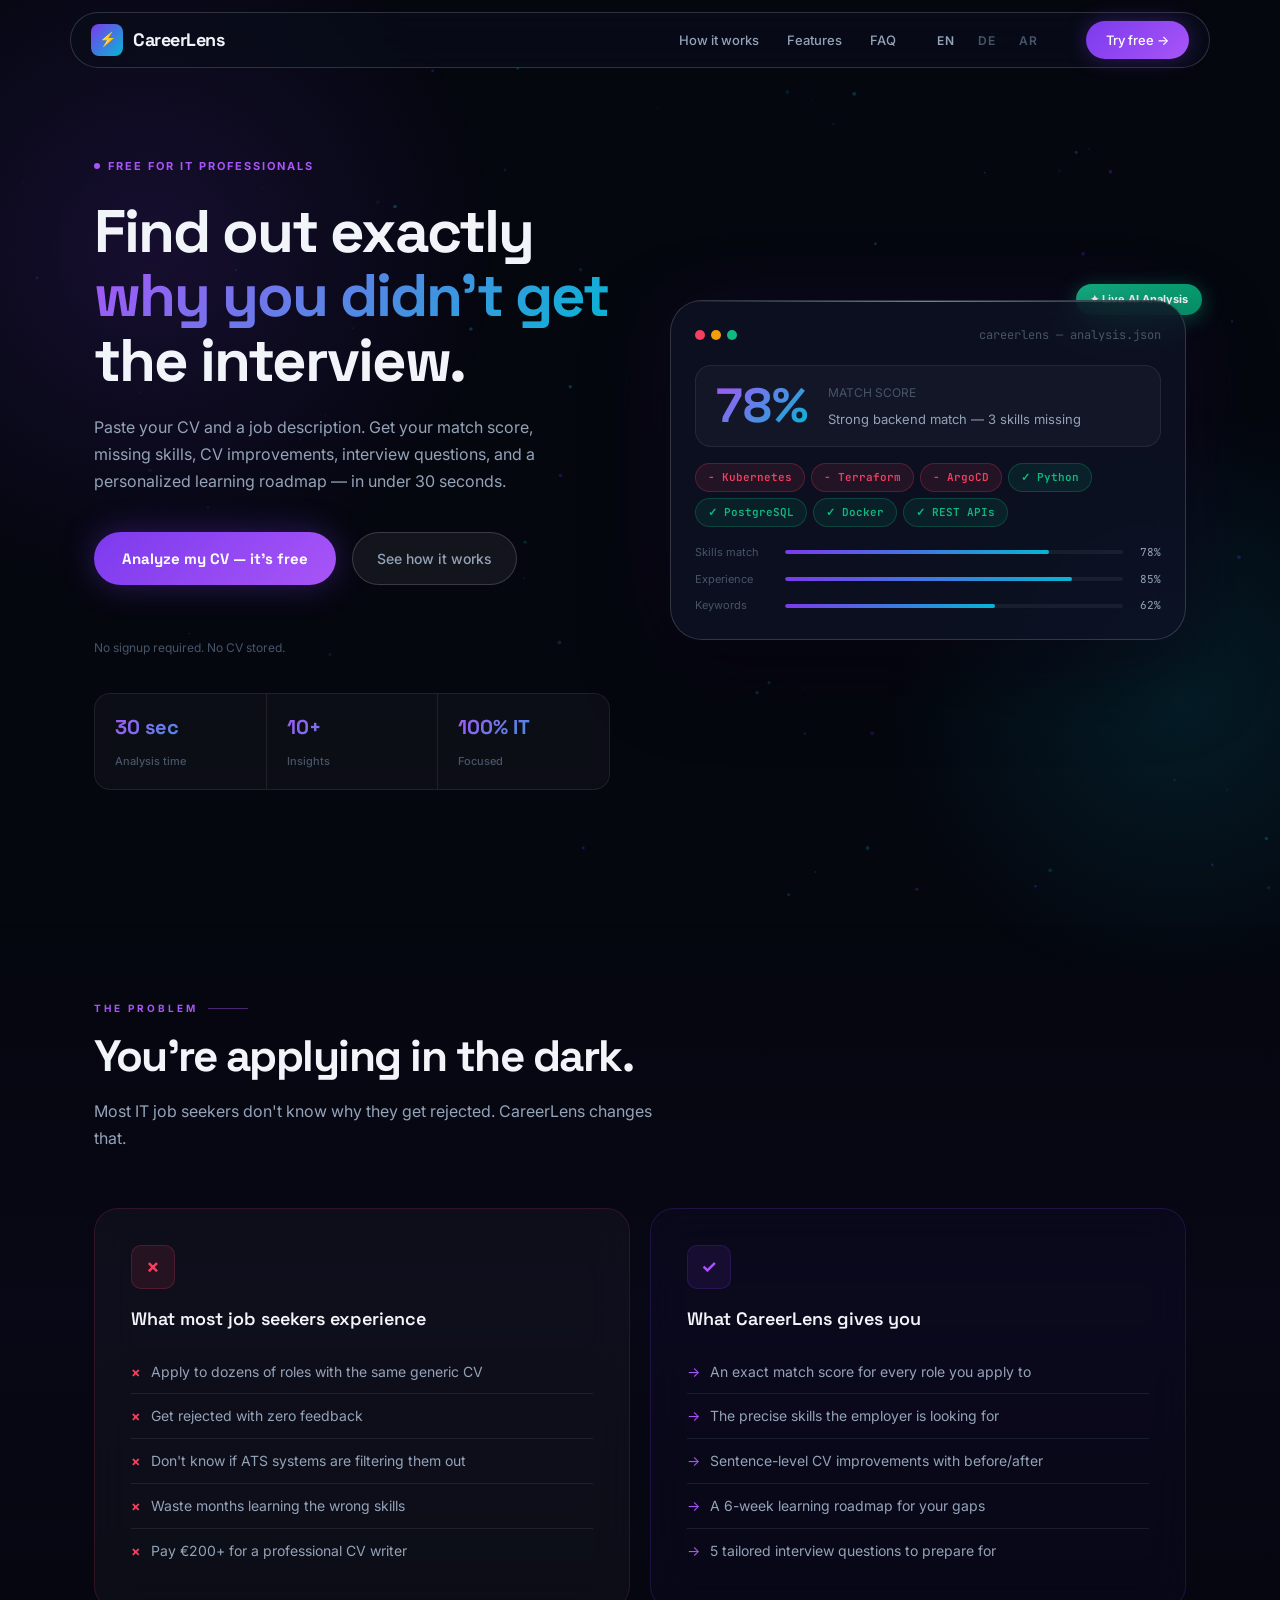
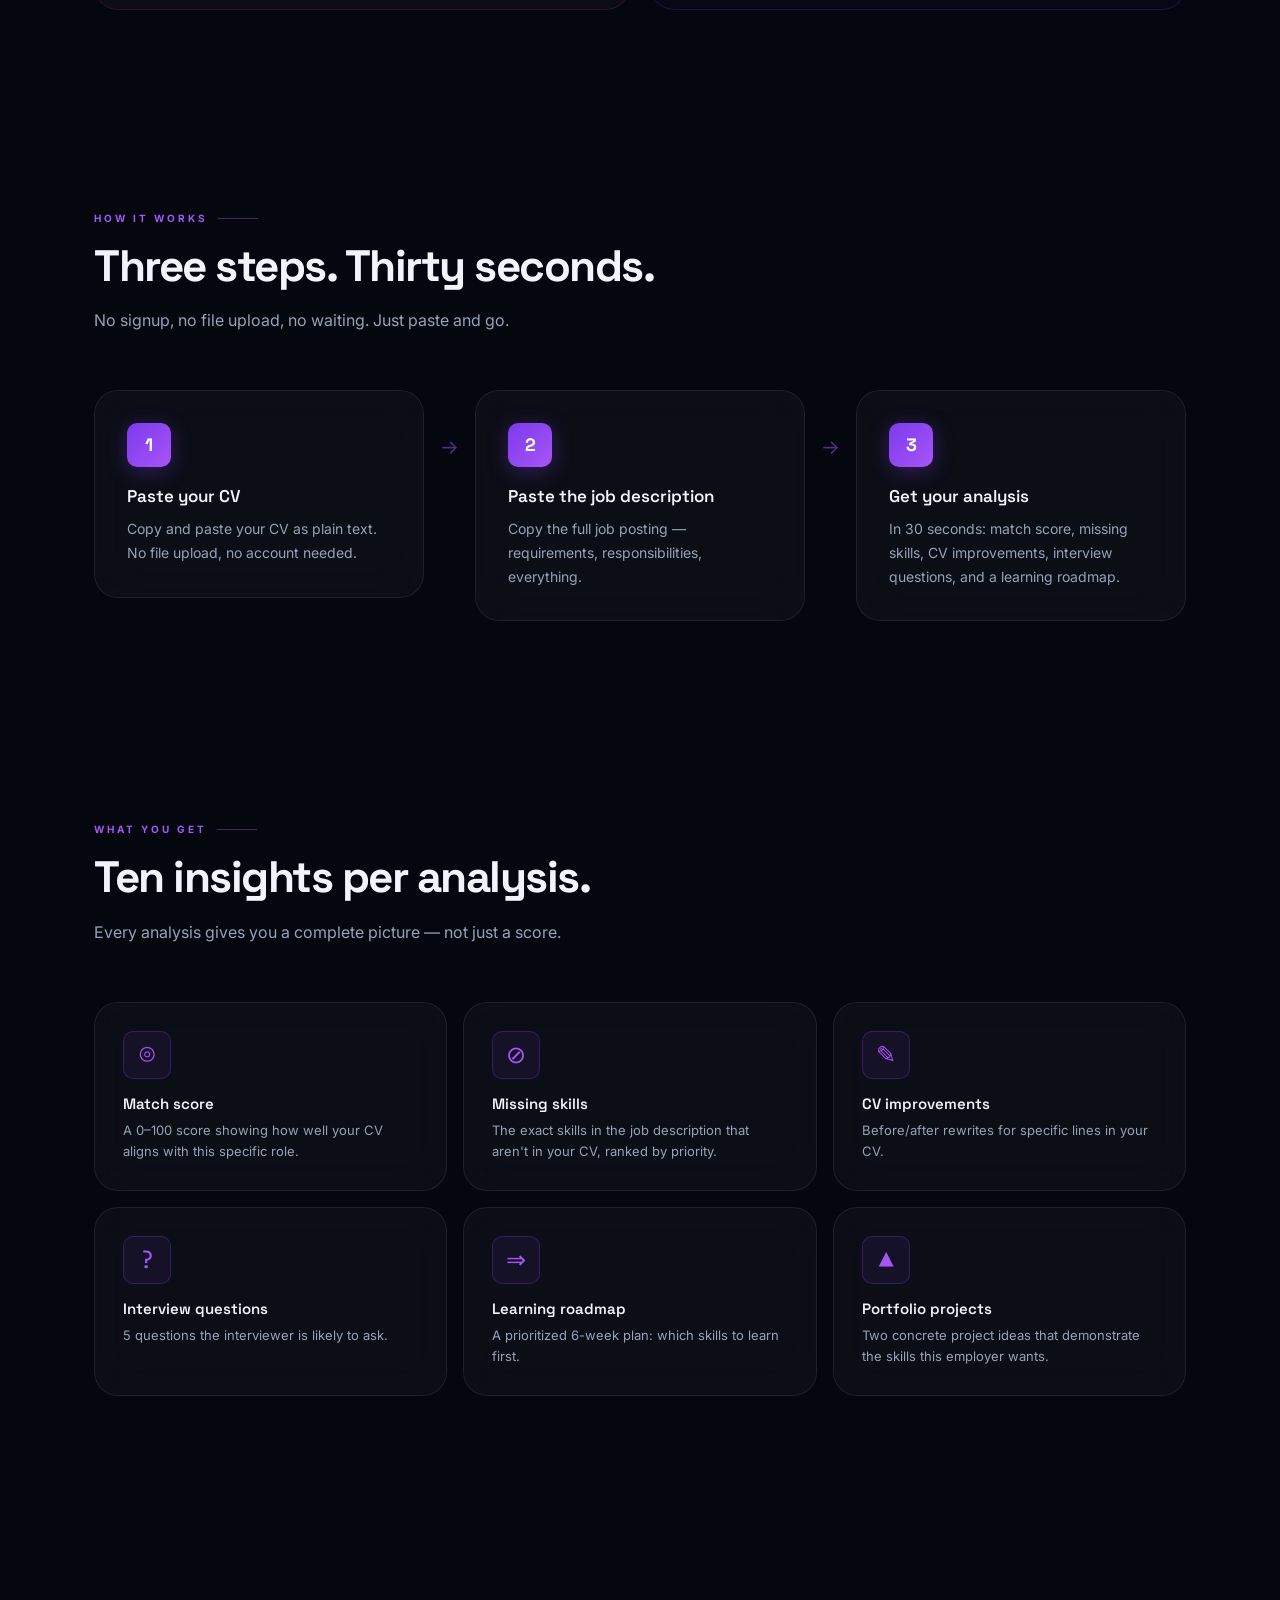
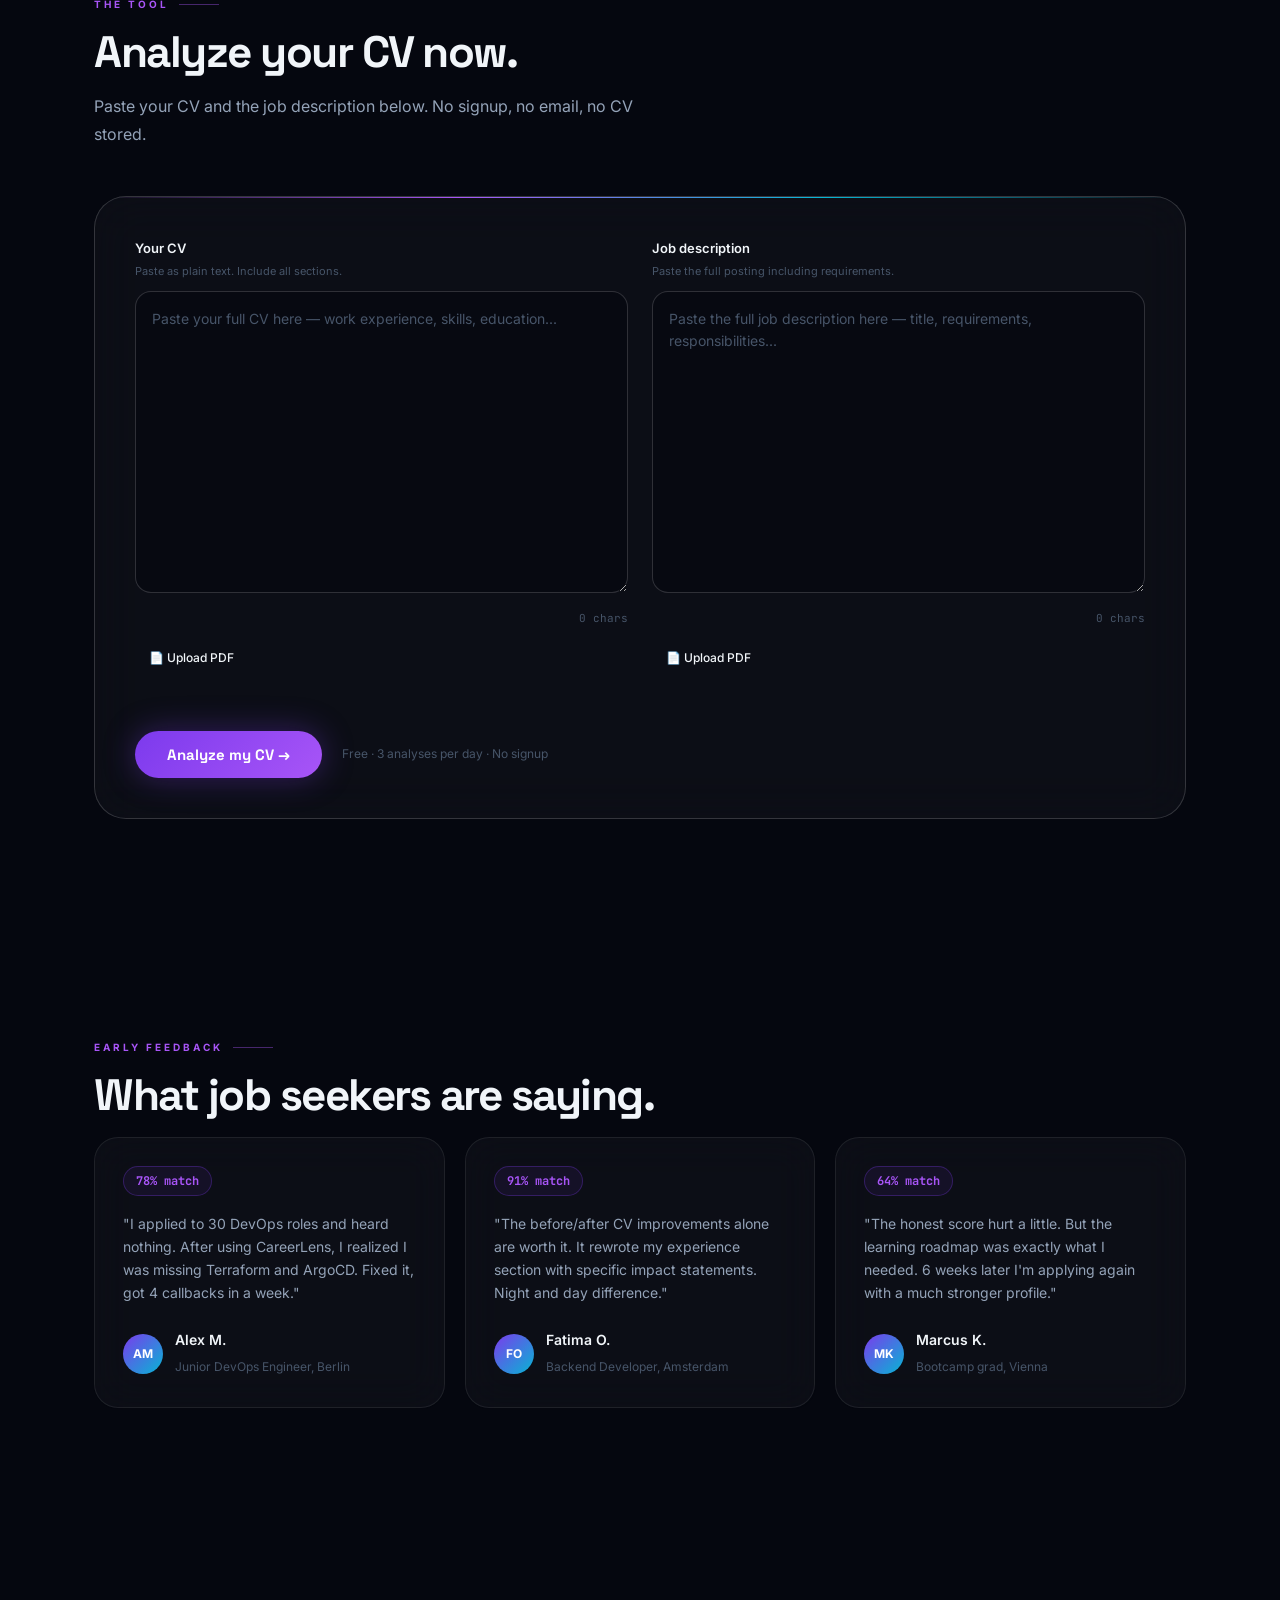
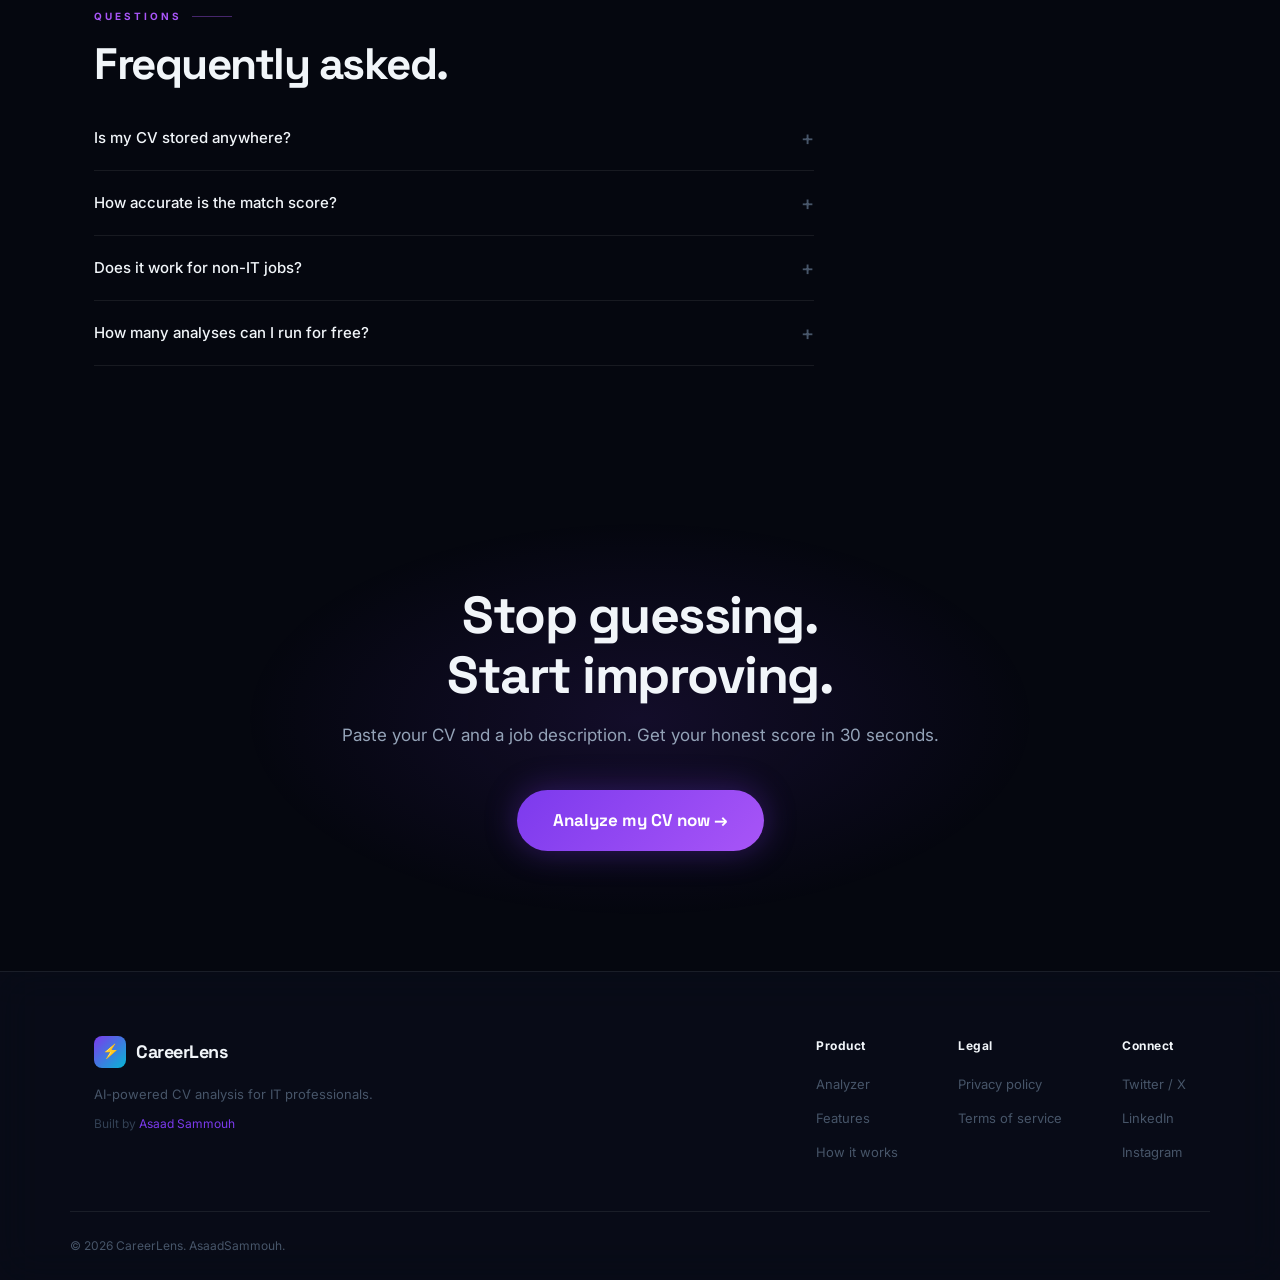
<file: index.html>
<!DOCTYPE html>
<html lang="en">
<head>
<meta charset="UTF-8" />
<meta name="viewport" content="width=device-width, initial-scale=1.0" />
<title>CareerLens — AI CV Analyzer for IT Professionals</title>
<meta name="description" content="Paste your CV and a job description. Get your match score, missing skills, CV improvements, interview questions, and a learning roadmap — in 30 seconds." />
<meta property="og:title" content="CareerLens — AI CV Analyzer for IT Professionals" />
<meta property="og:description" content="Find out exactly why you didn't get the interview. Free for IT job seekers." />
<link rel="preconnect" href="https://fonts.googleapis.com" />
<link rel="preconnect" href="https://fonts.gstatic.com" crossorigin />
<link href="https://fonts.googleapis.com/css2?family=Inter:wght@400;500;600&family=Space+Grotesk:wght@500;600;700&family=JetBrains+Mono:wght@400;600&display=swap" rel="stylesheet" />
<link rel="stylesheet" href="style.css" />
<link rel="stylesheet" href="lang-style.css" />
</head>
<body>

<!-- Particle canvas -->
<canvas id="particle-canvas"></canvas>

<!-- SVG gradient for score ring -->
<svg width="0" height="0" style="position:absolute">
<defs>
<linearGradient id="scoreGrad" x1="0%" y1="0%" x2="100%" y2="0%">
<stop offset="0%" stop-color="#7c3aed"/>
<stop offset="100%" stop-color="#06b6d4"/>
</linearGradient>
</defs>
</svg>

<!-- NAV -->
<header class="nav">
<div class="nav-inner-wrap">
<a href="/" class="logo">
<div class="logo-icon">⚡</div>
CareerLens
</a>
<nav class="nav-links">
<a href="#how-it-works" data-i18n="nav_how">How it works</a>
<a href="#features" data-i18n="nav_features">Features</a>
<a href="#faq" data-i18n="nav_faq">FAQ</a>
<div class="lang-switcher">
<button class="lang-btn active" data-lang="en">EN</button>
<button class="lang-btn" data-lang="de">DE</button>
<button class="lang-btn" data-lang="ar">AR</button>
</div>
<a href="#analyzer" class="btn-nav" data-i18n="nav_try">Try free →</a>
</nav>
<button class="nav-hamburger" id="hamburger" aria-label="Menu">
<span></span><span></span><span></span>
</button>
</div>
</header>

<!-- HERO -->
<section class="hero">
<div class="container">
<div class="hero-content">
<div class="hero-left">
<div class="hero-eyebrow" data-i18n="hero_eyebrow">Free for IT professionals</div>
<h1 class="hero-headline">
<span data-i18n="hero_h1_1">Find out exactly</span><br/>
<span class="gradient-text" data-i18n="hero_h1_2">why you didn't get</span><br/>
<span data-i18n="hero_h1_3">the interview.</span>
</h1>
<p class="hero-sub" data-i18n="hero_sub">Paste your CV and a job description. Get your match score, missing skills, CV improvements, interview questions, and a personalized learning roadmap — in under 30 seconds.</p>
<div class="hero-cta">
<a href="#analyzer" class="btn-primary" data-i18n="hero_btn">Analyze my CV — it's free</a>
<a href="#how-it-works" class="btn-ghost" data-i18n="hero_how">See how it works</a>
</div>
<span class="hero-note" data-i18n="hero_note">No signup required. No CV stored.</span>
<div class="hero-stats" style="margin-top:32px;">
<div class="stat">
<strong data-i18n="stat1_val">30 sec</strong>
<span data-i18n="stat1_label">Analysis time</span>
</div>
<div class="stat">
<strong data-i18n="stat2_val">10+</strong>
<span data-i18n="stat2_label">Insights</span>
</div>
<div class="stat">
<strong data-i18n="stat3_val">100% IT</strong>
<span data-i18n="stat3_label">Focused</span>
</div>
</div>
</div>

<!-- Dashboard Visual -->
<div class="hero-visual">
<div class="floating-badge" data-i18n="badge_live">✦ Live AI Analysis</div>
<div class="hero-dashboard">
<div class="dashboard-header">
<div class="dashboard-dots">
<span></span><span></span><span></span>
</div>
<div class="dashboard-title">careerlens — analysis.json</div>
</div>

<div class="score-display">
<div class="score-big">78%</div>
<div>
<div class="score-label" data-i18n="score_title">MATCH SCORE</div>
<div class="score-sub" data-i18n="dashboard_sub">Strong backend match — 3 skills missing</div>
</div>
</div>

<div class="skill-pills">
<span class="skill-pill pill-missing">− Kubernetes</span>
<span class="skill-pill pill-missing">− Terraform</span>
<span class="skill-pill pill-missing">− ArgoCD</span>
<span class="skill-pill pill-match">✓ Python</span>
<span class="skill-pill pill-match">✓ PostgreSQL</span>
<span class="skill-pill pill-match">✓ Docker</span>
<span class="skill-pill pill-match">✓ REST APIs</span>
</div>

<div class="mini-bars">
<div class="mini-bar-row">
<span class="mini-bar-label">Skills match</span>
<div class="mini-bar-track"><div class="mini-bar-fill" style="width:78%"></div></div>
<span class="mini-bar-val">78%</span>
</div>
<div class="mini-bar-row">
<span class="mini-bar-label">Experience</span>
<div class="mini-bar-track"><div class="mini-bar-fill" style="width:85%"></div></div>
<span class="mini-bar-val">85%</span>
</div>
<div class="mini-bar-row">
<span class="mini-bar-label">Keywords</span>
<div class="mini-bar-track"><div class="mini-bar-fill" style="width:62%"></div></div>
<span class="mini-bar-val">62%</span>
</div>
</div>
</div>
</div>
</div>
</div>
</section>

<!-- PROBLEM & SOLUTION -->
<section class="problem-solution" id="features">
<div class="container">
<div class="section-label" data-i18n="problem_label">The problem</div>
<h2 class="section-headline" data-i18n="problem_h2">You're applying in the dark.</h2>
<p class="section-sub" data-i18n="problem_sub">Most IT job seekers don't know why they get rejected. CareerLens changes that.</p>
<div class="ps-grid">
<div class="ps-card ps-problem">
<div class="ps-icon">✗</div>
<h3 data-i18n="problem_title">What most job seekers experience</h3>
<ul>
<li data-i18n="problem_1">Apply to dozens of roles with the same generic CV</li>
<li data-i18n="problem_2">Get rejected with zero feedback</li>
<li data-i18n="problem_3">Don't know if ATS systems are filtering them out</li>
<li data-i18n="problem_4">Waste months learning the wrong skills</li>
<li data-i18n="problem_5">Pay €200+ for a professional CV writer</li>
</ul>
</div>
<div class="ps-card ps-solution">
<div class="ps-icon">✓</div>
<h3 data-i18n="solution_title">What CareerLens gives you</h3>
<ul>
<li data-i18n="solution_1">An exact match score for every role you apply to</li>
<li data-i18n="solution_2">The precise skills the employer is looking for</li>
<li data-i18n="solution_3">Sentence-level CV improvements with before/after</li>
<li data-i18n="solution_4">A 6-week learning roadmap for your gaps</li>
<li data-i18n="solution_5">5 tailored interview questions to prepare for</li>
</ul>
</div>
</div>
</div>
</section>

<!-- HOW IT WORKS -->
<section class="how-it-works" id="how-it-works">
<div class="container">
<div class="section-label" data-i18n="howitworks_label">How it works</div>
<h2 class="section-headline" data-i18n="howitworks_h2">Three steps. Thirty seconds.</h2>
<p class="section-sub" data-i18n="howitworks_sub">No signup, no file upload, no waiting. Just paste and go.</p>
<div class="steps-grid">
<div class="step">
<div class="step-num">1</div>
<h3 data-i18n="step1_h">Paste your CV</h3>
<p data-i18n="step1_p">Copy and paste your CV as plain text. No file upload, no account needed. Your data stays in your browser.</p>
</div>
<div class="step-arrow">→</div>
<div class="step">
<div class="step-num">2</div>
<h3 data-i18n="step2_h">Paste the job description</h3>
<p data-i18n="step2_p">Copy the full job posting — requirements, responsibilities, everything. The more you paste, the better the analysis.</p>
</div>
<div class="step-arrow">→</div>
<div class="step">
<div class="step-num">3</div>
<h3 data-i18n="step3_h">Get your analysis</h3>
<p data-i18n="step3_p">In 30 seconds: match score, missing skills, CV improvements, interview questions, and a learning roadmap.</p>
</div>
</div>
</div>
</section>

<!-- FEATURES -->
<section class="features-deep">
<div class="container">
<div class="section-label" data-i18n="features_label">What you get</div>
<h2 class="section-headline" data-i18n="features_h2">Ten insights per analysis.</h2>
<p class="section-sub" data-i18n="features_sub">Every analysis gives you a complete picture — not just a score.</p>
<div class="features-grid">
<div class="feature-card">
<div class="feature-icon">◎</div>
<h3 data-i18n="f1_h">Match score</h3>
<p data-i18n="f1_p">A 0–100 score showing how well your CV aligns with this specific role — with a plain explanation of why.</p>
</div>
<div class="feature-card">
<div class="feature-icon">⊘</div>
<h3 data-i18n="f2_h">Missing skills</h3>
<p data-i18n="f2_p">The exact skills in the job description that aren't in your CV, ranked by priority.</p>
</div>
<div class="feature-card">
<div class="feature-icon">✎</div>
<h3 data-i18n="f3_h">CV improvements</h3>
<p data-i18n="f3_p">Before/after rewrites for specific lines in your CV, with the reason each change improves your chances.</p>
</div>
<div class="feature-card">
<div class="feature-icon">?</div>
<h3 data-i18n="f4_h">Interview questions</h3>
<p data-i18n="f4_p">5 questions the interviewer is likely to ask, based on the job description and your CV gaps.</p>
</div>
<div class="feature-card">
<div class="feature-icon">⇒</div>
<h3 data-i18n="f5_h">Learning roadmap</h3>
<p data-i18n="f5_p">A prioritized 6-week plan: which skills to learn first, with specific resources for each one.</p>
</div>
<div class="feature-card">
<div class="feature-icon">▲</div>
<h3 data-i18n="f6_h">Portfolio projects</h3>
<p data-i18n="f6_p">Two concrete project ideas that demonstrate exactly the skills this employer is looking for.</p>
</div>
</div>
</div>
</section>

<!-- ANALYZER -->
<section class="analyzer-section" id="analyzer">
<div class="container">
<div class="section-label" data-i18n="analyzer_label">The tool</div>
<h2 class="section-headline" data-i18n="analyzer_h2">Analyze your CV now.</h2>
<p class="analyzer-intro" data-i18n="analyzer_intro">Paste your CV and the job description below. No signup, no email, no CV stored.</p>

<div class="analyzer-box">
<div class="analyzer-inputs">
<div class="input-group">
<label for="cv-input" class="input-label">
<span data-i18n="cv_label">Your CV</span>
<span class="input-hint" data-i18n="cv_hint">Paste as plain text. Include all sections.</span>
</label>
<textarea id="cv-input" class="analyzer-textarea" data-i18n="cv_placeholder" placeholder="Paste your full CV here..." rows="12"></textarea>
<div style="display:flex;justify-content:space-between;align-items:center;margin-top:6px;">
<span></span>
<div class="char-count" id="cv-count">0 chars</div>
</div>
</div>
<div class="input-group">
<label for="jd-input" class="input-label">
<span data-i18n="jd_label">Job description</span>
<span class="input-hint" data-i18n="jd_hint">Paste the full posting including requirements.</span>
</label>
<textarea id="jd-input" class="analyzer-textarea" data-i18n="jd_placeholder" placeholder="Paste the full job description here..." rows="12"></textarea>
<div style="display:flex;justify-content:space-between;align-items:center;margin-top:6px;">
<span></span>
<div class="char-count" id="jd-count">0 chars</div>
</div>
</div>
</div>

<div class="analyzer-actions">
<button class="btn-analyze" id="analyze-btn">
<span class="btn-analyze-text" data-i18n="analyze_btn">Analyze my CV →</span>
<span class="btn-analyze-loading" hidden>
<span class="spinner"></span> <span data-i18n="analyzing">Analyzing...</span>
</span>
</button>
<p class="free-note" data-i18n="free_note">Free · 3 analyses per day · No signup</p>
</div>

<div class="results-section" id="results" hidden>
<div class="result-score-card" id="score-card">
<div class="score-ring">
<svg viewBox="0 0 100 100" class="score-svg">
<circle cx="50" cy="50" r="42" class="score-bg-circle"/>
<circle cx="50" cy="50" r="42" class="score-fill-circle" id="score-circle"/>
</svg>
<div class="score-number" id="score-number">—</div>
</div>
<div class="score-meta">
<h3 class="score-title" data-i18n="score_title">Match score</h3>
<p class="score-explanation" id="score-explanation"></p>
</div>
</div>

<div class="result-tabs">
<button class="result-tab active" data-tab="skills" data-i18n="tab_skills">Missing skills</button>
<button class="result-tab" data-tab="improvements" data-i18n="tab_improvements">CV improvements</button>
<button class="result-tab" data-tab="questions" data-i18n="tab_questions">Interview questions</button>
<button class="result-tab" data-tab="roadmap" data-i18n="tab_roadmap">Learning roadmap</button>
<button class="result-tab" data-tab="projects" data-i18n="tab_projects">Portfolio ideas</button>
</div>

<div class="result-panel" id="tab-skills"></div>
<div class="result-panel" id="tab-improvements" hidden></div>
<div class="result-panel" id="tab-questions" hidden></div>
<div class="result-panel" id="tab-roadmap" hidden></div>
<div class="result-panel" id="tab-projects" hidden></div>

<div class="result-actions">
<button class="btn-secondary" id="share-btn" data-i18n="share_btn">Share your score</button>
<button class="btn-secondary" id="new-analysis-btn" data-i18n="new_btn">New analysis</button>
</div>
</div>

<div class="error-section" id="error-section" hidden>
<p class="error-text" id="error-text"></p>
</div>
</div>
</div>
</section>

<!-- TESTIMONIALS -->
<section class="testimonials">
<div class="container">
<div class="section-label" data-i18n="testimonials_label">Early feedback</div>
<h2 class="section-headline" data-i18n="testimonials_h2">What job seekers are saying.</h2>
<div class="testimonials-grid">
<div class="testimonial-card">
<div class="testimonial-score">78% match</div>
<p data-i18n="t1_text">"I applied to 30 DevOps roles and heard nothing. After using CareerLens, I realized I was missing Terraform and ArgoCD. Fixed it, got 4 callbacks in a week."</p>
<div class="testimonial-author">
<div class="testimonial-avatar">AM</div>
<div><strong>Alex M.</strong><span>Junior DevOps Engineer, Berlin</span></div>
</div>
</div>
<div class="testimonial-card">
<div class="testimonial-score">91% match</div>
<p data-i18n="t2_text">"The before/after CV improvements alone are worth it. It rewrote my experience section with specific impact statements. Night and day difference."</p>
<div class="testimonial-author">
<div class="testimonial-avatar">FO</div>
<div><strong>Fatima O.</strong><span>Backend Developer, Amsterdam</span></div>
</div>
</div>
<div class="testimonial-card">
<div class="testimonial-score">64% match</div>
<p data-i18n="t3_text">"The honest score hurt a little. But the learning roadmap was exactly what I needed. 6 weeks later I'm applying again with a much stronger profile."</p>
<div class="testimonial-author">
<div class="testimonial-avatar">MK</div>
<div><strong>Marcus K.</strong><span>Bootcamp grad, Vienna</span></div>
</div>
</div>
</div>
</div>
</section>

<!-- FAQ -->
<section class="faq-section" id="faq">
<div class="container">
<div class="section-label" data-i18n="faq_label">Questions</div>
<h2 class="section-headline" data-i18n="faq_h2">Frequently asked.</h2>
<div class="faq-list">
<div class="faq-item">
<button class="faq-question" data-i18n="faq1_q">Is my CV stored anywhere?</button>
<div class="faq-answer" data-i18n="faq1_a">No. Your CV and job description are sent directly to the AI for analysis and are never stored on our servers.</div>
</div>
<div class="faq-item">
<button class="faq-question" data-i18n="faq2_q">How accurate is the match score?</button>
<div class="faq-answer" data-i18n="faq2_a">The score reflects how well your CV language matches the job description's requirements. Use it as a guide, not a verdict.</div>
</div>
<div class="faq-item">
<button class="faq-question" data-i18n="faq3_q">Does it work for non-IT jobs?</button>
<div class="faq-answer" data-i18n="faq3_a">CareerLens is specifically designed for IT roles — software engineering, DevOps, data science, cloud, QA, and related fields.</div>
</div>
<div class="faq-item">
<button class="faq-question" data-i18n="faq4_q">How many analyses can I run for free?</button>
<div class="faq-answer" data-i18n="faq4_a">3 per day on the free plan. Upgrade to Pro for unlimited analyses.</div>
</div>
</div>
</div>
</section>

<!-- CTA -->
<section class="cta-section">
<div class="container">
<h2 class="cta-headline" data-i18n="cta_h2">Stop guessing.<br/>Start improving.</h2>
<p class="cta-sub" data-i18n="cta_sub">Paste your CV and a job description. Get your honest score in 30 seconds.</p>
<a href="#analyzer" class="btn-primary btn-large" data-i18n="cta_btn">Analyze my CV now →</a>
</div>
</section>

<!-- FOOTER -->
<footer class="footer">
<div class="container footer-inner">
<div class="footer-brand">
<a href="/" class="logo" style="margin-bottom:16px;display:inline-flex;">
<div class="logo-icon">⚡</div> CareerLens
</a>
<p data-i18n="footer_desc">AI-powered CV analysis for IT professionals.</p>
<p style="margin-top:8px;font-size:12px;color:#334155;">Built by <a href="https://www.instagram.com/asaadsammouh" target="_blank" style="color:#7c3aed;">Asaad Sammouh</a></p>
</div>
<div class="footer-links">
<div class="footer-col">
<strong data-i18n="footer_product">Product</strong>
<a href="#analyzer" data-i18n="footer_analyzer">Analyzer</a>
<a href="#features" data-i18n="nav_features">Features</a>
<a href="#how-it-works" data-i18n="nav_how">How it works</a>
</div>
<div class="footer-col">
<strong data-i18n="footer_legal">Legal</strong>
<a href="#" data-i18n="footer_privacy">Privacy policy</a>
<a href="#" data-i18n="footer_terms">Terms of service</a>
</div>
<div class="footer-col">
<strong data-i18n="footer_connect">Connect</strong>
<a href="https://x.com/AsaadSammouh" target="_blank">Twitter / X</a>
<a href="https://www.linkedin.com/in/asaad-sammouh-0ba9523b6" target="_blank">LinkedIn</a>
<a href="https://www.instagram.com/asaadsammouh" target="_blank">Instagram</a>
</div>
</div>
</div>
<div class="container footer-bottom">
<p data-i18n="footer_copy">© 2026 CareerLens. AsaadSammouh.</p>
</div>
</footer>

<script src="i18n.js"></script>
<script src="pdf-upload.js"></script>
<script src="subscription.js"></script>
<script src="script.js"></script>

<script>
// Particle background
(function() {
const canvas = document.getElementById('particle-canvas');
const ctx = canvas.getContext('2d');
let particles = [];

function resize() {
canvas.width = window.innerWidth;
canvas.height = window.innerHeight;
}

function createParticle() {
return {
x: Math.random() * canvas.width,
y: Math.random() * canvas.height,
vx: (Math.random() - 0.5) * 0.3,
vy: (Math.random() - 0.5) * 0.3,
size: Math.random() * 1.5 + 0.5,
opacity: Math.random() * 0.4 + 0.1,
color: Math.random() > 0.5 ? '124,58,237' : '6,182,212'
};
}

function init() {
resize();
particles = Array.from({length: 80}, createParticle);
}

function draw() {
ctx.clearRect(0, 0, canvas.width, canvas.height);
particles.forEach(p => {
p.x += p.vx;
p.y += p.vy;
if (p.x < 0) p.x = canvas.width;
if (p.x > canvas.width) p.x = 0;
if (p.y < 0) p.y = canvas.height;
if (p.y > canvas.height) p.y = 0;
ctx.beginPath();
ctx.arc(p.x, p.y, p.size, 0, Math.PI * 2);
ctx.fillStyle = `rgba(${p.color},${p.opacity})`;
ctx.fill();
});

// Draw connections
particles.forEach((p, i) => {
particles.slice(i+1).forEach(p2 => {
const d = Math.hypot(p.x-p2.x, p.y-p2.y);
if (d < 120) {
ctx.beginPath();
ctx.moveTo(p.x, p.y);
ctx.lineTo(p2.x, p2.y);
ctx.strokeStyle = `rgba(124,58,237,${0.06 * (1 - d/120)})`;
ctx.lineWidth = 0.5;
ctx.stroke();
}
});
});

requestAnimationFrame(draw);
}

window.addEventListener('resize', resize);
init();
draw();
})();
</script>
</body>
</html>
</file>
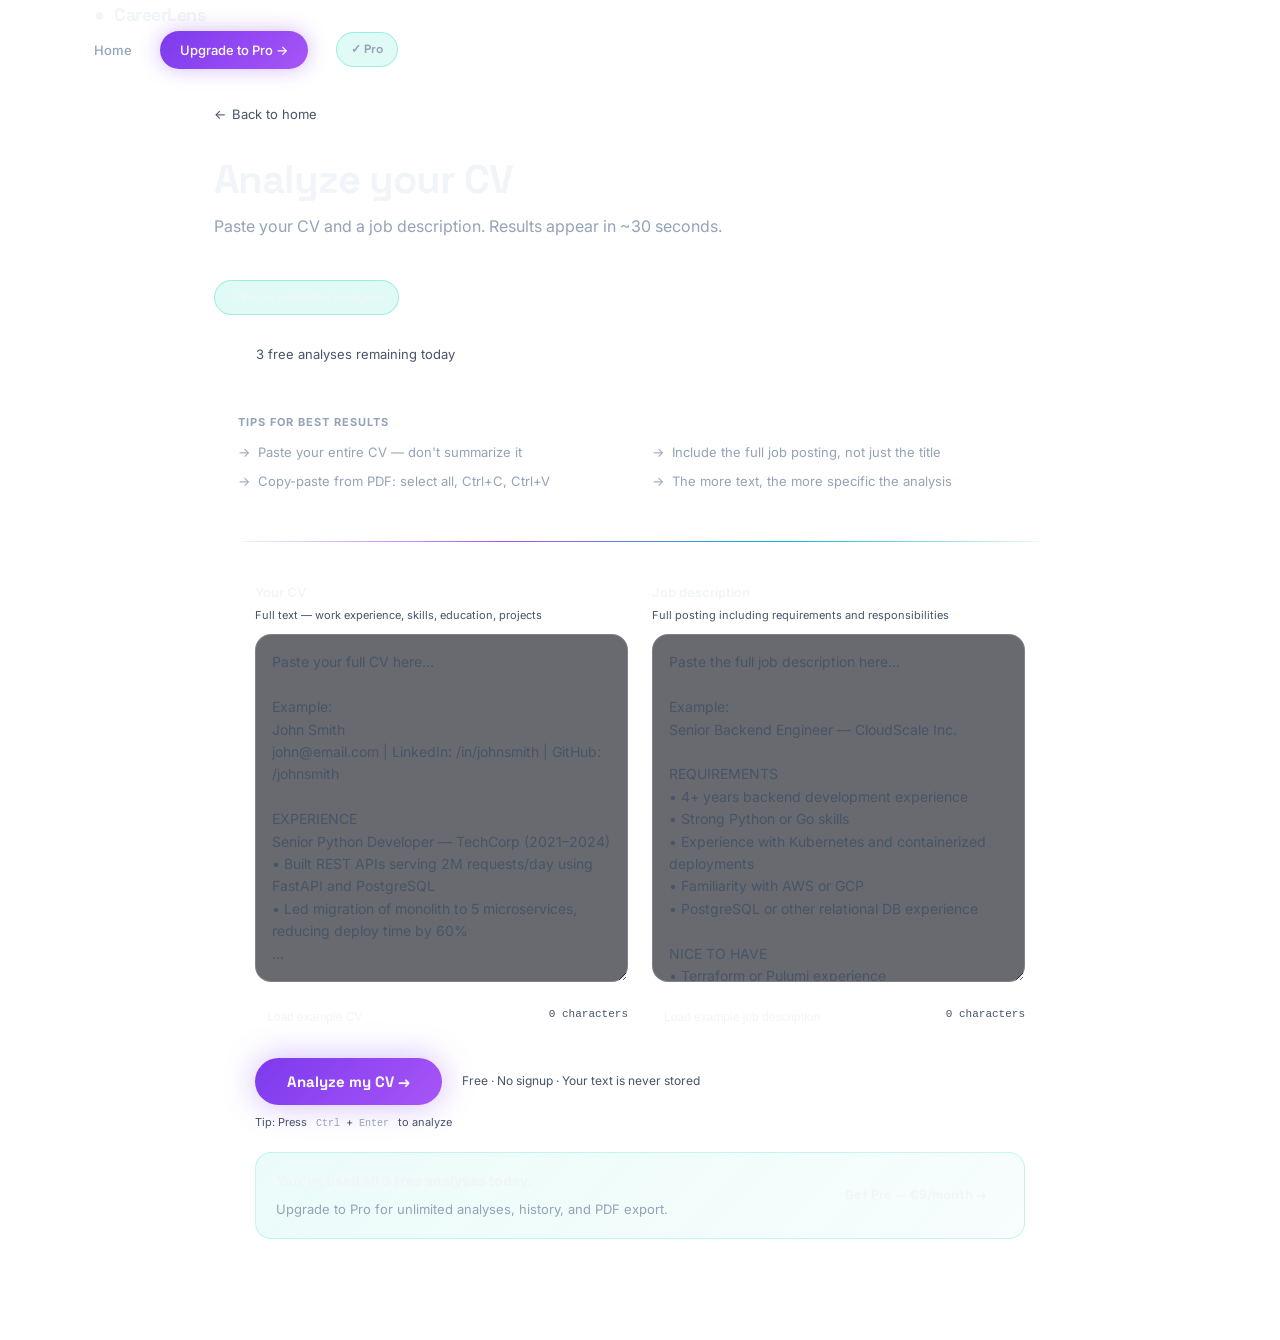
<file: analyzer.html>
<!DOCTYPE html>
<html lang="en">
<head>
<meta charset="UTF-8" />
<meta name="viewport" content="width=device-width, initial-scale=1.0" />
<title>CV Analyzer — CareerLens</title>
<meta name="description" content="Paste your CV and a job description to get your match score, skill gaps, and learning roadmap." />
<link rel="preconnect" href="https://fonts.googleapis.com" />
<link rel="preconnect" href="https://fonts.gstatic.com" crossorigin />
<link href="https://fonts.googleapis.com/css2?family=Inter:wght@400;500;600&family=Space+Grotesk:wght@500;600;700&display=swap" rel="stylesheet" />
<link rel="stylesheet" href="style.css" />
<style>
/* Page-specific overrides for the dedicated analyzer page */
body { background: var(--navy); }
.analyzer-page {
min-height: 100vh;
padding: 100px 0 60px;
}
.analyzer-page-header {
margin-bottom: 40px;
}
.analyzer-page-header h1 {
font-size: clamp(28px, 4vw, 40px);
font-weight: 700;
letter-spacing: -1px;
margin-bottom: 10px;
}
.analyzer-page-header p {
font-size: 16px;
color: var(--text-2);
}
.usage-indicator {
display: flex;
align-items: center;
gap: 8px;
margin-bottom: 28px;
font-size: 13px;
color: var(--text-3);
}
.usage-dots {
display: flex;
gap: 5px;
}
.usage-dot {
width: 8px;
height: 8px;
border-radius: 50%;
background: var(--navy-4);
border: 1px solid var(--border-2);
transition: background 0.3s ease;
}
.usage-dot.used { background: var(--teal); border-color: var(--teal); }
.usage-dot.empty { background: var(--navy-4); }
.tips-panel {
background: var(--navy-3);
border: 1px solid var(--border);
border-radius: var(--radius-md);
padding: 20px 24px;
margin-bottom: 28px;
font-size: 13px;
color: var(--text-2);
}
.tips-panel strong {
color: var(--teal);
font-size: 11px;
letter-spacing: 1px;
text-transform: uppercase;
display: block;
margin-bottom: 10px;
}
.tips-list {
display: grid;
grid-template-columns: 1fr 1fr;
gap: 6px 24px;
}
.tips-list li {
display: flex;
gap: 8px;
align-items: flex-start;
}
.tips-list li::before {
content: '→';
color: var(--teal);
flex-shrink: 0;
}
/* Larger textareas for the dedicated page */
.analyzer-page .analyzer-textarea {
min-height: 280px;
}
/* Keyboard shortcut hint */
.keyboard-hint {
font-size: 11px;
color: var(--text-3);
margin-top: 8px;
}
kbd {
background: var(--navy-4);
border: 1px solid var(--border-2);
border-radius: 4px;
padding: 2px 6px;
font-family: monospace;
font-size: 10px;
color: var(--text-2);
}
/* Back link */
.back-link {
display: inline-flex;
align-items: center;
gap: 6px;
font-size: 13px;
color: var(--text-3);
margin-bottom: 32px;
transition: color var(--transition);
}
.back-link:hover { color: var(--text-1); }
.back-link::before { content: '←'; }
/* Pro upsell banner */
.pro-banner {
display: flex;
align-items: center;
justify-content: space-between;
background: linear-gradient(135deg, rgba(0,212,180,0.08), rgba(0,212,180,0.03));
border: 1px solid rgba(0,212,180,0.2);
border-radius: var(--radius-md);
padding: 16px 20px;
margin-top: 20px;
gap: 16px;
flex-wrap: wrap;
}
.pro-banner-text strong {
display: block;
font-size: 14px;
color: var(--text-1);
margin-bottom: 2px;
}
.pro-banner-text span {
font-size: 13px;
color: var(--text-2);
}
.pro-banner-cta {
background: var(--teal);
color: var(--navy);
font-family: var(--font-display);
font-weight: 700;
font-size: 13px;
padding: 8px 18px;
border-radius: var(--radius-sm);
white-space: nowrap;
transition: background var(--transition);
text-decoration: none;
}
.pro-banner-cta:hover { background: var(--teal-dim); }
.pro-banner[hidden] { display: none; }
/* Pro active indicator */
.pro-active-pill {
display: inline-flex; align-items: center; gap: 6px;
background: rgba(0,212,180,0.12); color: var(--teal);
border: 1px solid rgba(0,212,180,0.3);
font-family: var(--font-display); font-weight: 700; font-size: 12px;
padding: 6px 14px; border-radius: 100px; margin-bottom: 28px;
}
/* History panel */
.history-section {
margin-top: 48px;
padding-top: 40px;
border-top: 1px solid var(--border);
}
.history-section h2 {
font-size: 16px;
font-weight: 600;
margin-bottom: 16px;
color: var(--text-2);
}
.history-list {
display: flex;
flex-direction: column;
gap: 10px;
}
.history-item {
display: flex;
align-items: center;
justify-content: space-between;
background: var(--navy-3);
border: 1px solid var(--border);
border-radius: var(--radius-sm);
padding: 14px 18px;
cursor: pointer;
transition: border-color var(--transition);
gap: 16px;
}
.history-item:hover { border-color: var(--border-2); }
.history-item-meta { flex: 1; }
.history-item-meta strong { display: block; font-size: 14px; margin-bottom: 2px; }
.history-item-meta span { font-size: 12px; color: var(--text-3); }
.history-item-score {
font-family: var(--font-display);
font-weight: 700;
font-size: 18px;
}
.score-high { color: var(--green); }
.score-medium { color: var(--amber); }
.score-low { color: var(--coral); }
/* Paste examples */
.example-btn {
background: none;
border: 1px dashed var(--border-2);
color: var(--teal);
font-size: 12px;
padding: 6px 12px;
border-radius: var(--radius-sm);
cursor: pointer;
transition: background var(--transition), border-color var(--transition);
margin-top: 6px;
}
.example-btn:hover {
background: var(--teal-bg);
border-color: rgba(0,212,180,0.4);
}
@media (max-width: 640px) {
.tips-list { grid-template-columns: 1fr; }
.pro-banner { flex-direction: column; align-items: flex-start; }
}
</style>
</head>
<body>

<!-- NAV (minimal version) -->
<header class="nav">
<div class="container nav-inner">
<a href="/" class="logo">
<span class="logo-mark">●</span>CareerLens
</a>
<nav class="nav-links">
<a href="/">Home</a>
<a href="https://buy.stripe.com/test_fZu7sK2WV4Bg3pe7xR7kc00" id="upgrade-nav-link" class="btn-nav" data-pro-hide>Upgrade to Pro →</a>
<span class="pro-active-pill" data-pro-show hidden style="margin-bottom:0;">✓ Pro</span>
</nav>
</div>
</header>

<main class="analyzer-page">
<div class="container" style="max-width: 900px;">
<a href="/" class="back-link">Back to home</a>

<div class="analyzer-page-header">
<h1>Analyze your CV</h1>
<p>Paste your CV and a job description. Results appear in ~30 seconds.</p>
</div>

<!-- Pro active pill (shown instead of usage indicator for subscribers) -->
<div class="pro-active-pill" data-pro-show hidden>✓ Pro — unlimited analyses</div>

<!-- Usage indicator (hidden for Pro subscribers) -->
<div class="usage-indicator" data-pro-hide>
<div class="usage-dots" id="usage-dots">
<div class="usage-dot" id="dot-1"></div>
<div class="usage-dot" id="dot-2"></div>
<div class="usage-dot" id="dot-3"></div>
</div>
<span id="usage-text">3 free analyses remaining today</span>
</div>

<!-- Tips -->
<div class="tips-panel">
<strong>Tips for best results</strong>
<ul class="tips-list">
<li>Paste your entire CV — don't summarize it</li>
<li>Include the full job posting, not just the title</li>
<li>Copy-paste from PDF: select all, Ctrl+C, Ctrl+V</li>
<li>The more text, the more specific the analysis</li>
</ul>
</div>

<!-- Main analyzer box -->
<div class="analyzer-box">
<div class="analyzer-inputs">
<div class="input-group">
<label for="cv-input" class="input-label">
Your CV
<span class="input-hint">Full text — work experience, skills, education, projects</span>
</label>
<textarea
id="cv-input"
class="analyzer-textarea"
placeholder="Paste your full CV here...

Example:
John Smith
john@email.com | LinkedIn: /in/johnsmith | GitHub: /johnsmith

EXPERIENCE
Senior Python Developer — TechCorp (2021–2024)
• Built REST APIs serving 2M requests/day using FastAPI and PostgreSQL
• Led migration of monolith to 5 microservices, reducing deploy time by 60%
..."
rows="14"
spellcheck="false"
></textarea>
<div style="display:flex; justify-content:space-between; align-items:center; margin-top:6px;">
<button class="example-btn" id="load-cv-example">Load example CV</button>
<div class="char-count" id="cv-count">0 characters</div>
</div>
</div>

<div class="input-group">
<label for="jd-input" class="input-label">
Job description
<span class="input-hint">Full posting including requirements and responsibilities</span>
</label>
<textarea
id="jd-input"
class="analyzer-textarea"
placeholder="Paste the full job description here...

Example:
Senior Backend Engineer — CloudScale Inc.

REQUIREMENTS
• 4+ years backend development experience
• Strong Python or Go skills
• Experience with Kubernetes and containerized deployments
• Familiarity with AWS or GCP
• PostgreSQL or other relational DB experience

NICE TO HAVE
• Terraform or Pulumi experience
• Experience with service meshes (Istio, Linkerd)
• Prometheus/Grafana monitoring experience
..."
rows="14"
spellcheck="false"
></textarea>
<div style="display:flex; justify-content:space-between; align-items:center; margin-top:6px;">
<button class="example-btn" id="load-jd-example">Load example job description</button>
<div class="char-count" id="jd-count">0 characters</div>
</div>
</div>
</div>

<div class="analyzer-actions">
<button class="btn-analyze" id="analyze-btn">
<span class="btn-analyze-text">Analyze my CV →</span>
<span class="btn-analyze-loading" hidden>
<span class="spinner"></span> Analyzing — ~30 seconds...
</span>
</button>
<p class="free-note">Free · No signup · Your text is never stored</p>
</div>

<p class="keyboard-hint">Tip: Press <kbd>Ctrl</kbd>+<kbd>Enter</kbd> to analyze</p>

<!-- Pro upsell (shown when limit reached) -->
<div class="pro-banner" id="pro-banner" hidden data-pro-hide>
<div class="pro-banner-text">
<strong>You've used all 3 free analyses today.</strong>
<span>Upgrade to Pro for unlimited analyses, history, and PDF export.</span>
</div>
<a href="https://buy.stripe.com/test_fZu7sK2WV4Bg3pe7xR7kc00" class="pro-banner-cta" id="upgrade-link">Get Pro — €9/month →</a>
</div>

<!-- Results -->
<div class="results-section" id="results" hidden>
<div class="result-score-card" id="score-card">
<div class="score-ring">
<svg viewBox="0 0 100 100" class="score-svg">
<circle cx="50" cy="50" r="42" class="score-bg-circle"/>
<circle cx="50" cy="50" r="42" class="score-fill-circle" id="score-circle"/>
</svg>
<div class="score-number" id="score-number">—</div>
</div>
<div class="score-meta">
<h3 class="score-title">Match score</h3>
<p class="score-explanation" id="score-explanation"></p>
</div>
</div>

<!-- Overall advice callout -->
<div id="overall-advice-card" style="
background: rgba(0,212,180,0.05);
border: 1px solid rgba(0,212,180,0.18);
border-radius: var(--radius-md);
padding: 18px 22px;
margin-bottom: 24px;
font-size: 14px;
color: var(--text-2);
line-height: 1.65;
"></div>

<div class="result-tabs">
<button class="result-tab active" data-tab="skills">Missing skills</button>
<button class="result-tab" data-tab="improvements">CV improvements</button>
<button class="result-tab" data-tab="questions">Interview prep</button>
<button class="result-tab" data-tab="roadmap">Learning roadmap</button>
<button class="result-tab" data-tab="projects">Portfolio ideas</button>
</div>

<div class="result-panel" id="tab-skills"></div>
<div class="result-panel" id="tab-improvements" hidden></div>
<div class="result-panel" id="tab-questions" hidden></div>
<div class="result-panel" id="tab-roadmap" hidden></div>
<div class="result-panel" id="tab-projects" hidden></div>

<div class="result-actions">
<button class="btn-secondary" id="share-btn">Copy shareable result</button>
<button class="btn-secondary" id="save-btn">Save to history</button>
<button class="btn-secondary" id="new-analysis-btn">New analysis</button>
</div>
</div>

<!-- Error -->
<div class="error-section" id="error-section" hidden>
<p class="error-text" id="error-text"></p>
</div>
</div>

<!-- Analysis history (from localStorage) -->
<div class="history-section" id="history-section" hidden>
<h2>Your recent analyses</h2>
<div class="history-list" id="history-list"></div>
</div>

</div>
</main>

<!-- يجب أن يُحمَّل قبل script.js حتى تكون حالة Pro جاهزة عند فحص الحد اليومي -->
<script src="subscription.js"></script>
<script src="script.js"></script>
<script>
// ── ANALYZER PAGE EXTRAS ──────────────────────────────────────────────

// Update usage dots on load
function updateUsageDots() {
  const isPro = window.CareerLensSubscription && window.CareerLensSubscription.isCareerLensPro();
  const used = getUsageCount();
  const remaining = Math.max(0, CONFIG.FREE_LIMIT - used);
  const usageText = document.getElementById('usage-text');
  const proBanner = document.getElementById('pro-banner');

  if (isPro) {
    // data-pro-hide / data-pro-show تتحكم بالعرض بالفعل عبر subscription.js
    proBanner.hidden = true;
    return;
  }

  document.querySelectorAll('.usage-dot').forEach((dot, i) => {
    dot.classList.toggle('used', i < used);
  });

  if (remaining === 0) {
    usageText.textContent = 'Daily limit reached — upgrade for unlimited';
    usageText.style.color = 'var(--coral)';
    proBanner.hidden = false;
  } else {
    usageText.textContent = `${remaining} free ${remaining === 1 ? 'analysis' : 'analyses'} remaining today`;
  }
}
updateUsageDots();

// ── OVERALL ADVICE CARD ────────────────────────────────────────────────
const origShowResults = window._origShowResults;

// Patch showResults to also populate advice card
const _patchedShowResults = function(data) {
  showResults(data); // from script.js
  const card = document.getElementById('overall-advice-card');
  if (data.overall_advice && card) {
    card.innerHTML = '<strong style="color:var(--teal);font-size:11px;letter-spacing:1px;text-transform:uppercase;display:block;margin-bottom:8px;">Overall assessment</strong>' + escapeHtml(data.overall_advice);
    card.hidden = false;
  }
  updateUsageDots();
};

// Override analyze button handler to use patched version
document.getElementById('analyze-btn').removeEventListener('click', runAnalysis);
document.getElementById('analyze-btn').addEventListener('click', async () => {
  const cv = document.getElementById('cv-input').value.trim();
  const jd = document.getElementById('jd-input').value.trim();

  if (cv.length < 100) { showError('Your CV seems too short. Please paste more content.'); return; }
  if (jd.length < 100) { showError('The job description is too short. Please paste more content.'); return; }

  const isPro = window.CareerLensSubscription && window.CareerLensSubscription.isCareerLensPro();
  const used = getUsageCount();
  if (!isPro && used >= CONFIG.FREE_LIMIT) {
    document.getElementById('pro-banner').hidden = false;
    showError(`You've used all ${CONFIG.FREE_LIMIT} free analyses for today. Upgrade to Pro or come back tomorrow.`);
    return;
  }

  setLoading(true);
  hideError();
  hideResults();

  try {
    let result;
    if (CONFIG.MOCK_MODE) {
      await new Promise(r => setTimeout(r, 2000));
      result = getMockResult(cv, jd);
    } else {
      const response = await fetch(CONFIG.WORKER_URL, {
        method: 'POST',
        headers: { 'Content-Type': 'application/json' },
        body: JSON.stringify({ cv, jd })
      });
      if (!response.ok) { const e = await response.json().catch(()=>({})); throw new Error(e.error || `Error ${response.status}`); }
      result = await response.json();
    }

    if (!isPro) incrementUsage();
    _patchedShowResults(result);
    saveToHistory(result, jd);

  } catch (err) {
    showError('Analysis failed: ' + (err.message || 'Please try again.'));
  } finally {
    setLoading(false);
    updateUsageDots();
  }
});

// ── KEYBOARD SHORTCUT ──────────────────────────────────────────────────
document.addEventListener('keydown', e => {
  if ((e.ctrlKey || e.metaKey) && e.key === 'Enter') {
    document.getElementById('analyze-btn').click();
  }
});

// ── HISTORY (localStorage) ─────────────────────────────────────────────
const HISTORY_KEY = 'careerlens_history';

function saveToHistory(result, jd) {
  try {
    const history = JSON.parse(localStorage.getItem(HISTORY_KEY) || '[]');
    const jdTitle = jd.split('\n')[0].trim().substring(0, 60) || 'Job analysis';
    history.unshift({
      id: Date.now(),
      date: new Date().toLocaleDateString(),
      jd_title: jdTitle,
      score: result.match_score,
      result: result
    });
    localStorage.setItem(HISTORY_KEY, JSON.stringify(history.slice(0, 10))); // keep last 10
    renderHistory();
  } catch { /* */ }
}

function renderHistory() {
  try {
    const history = JSON.parse(localStorage.getItem(HISTORY_KEY) || '[]');
    const section = document.getElementById('history-section');
    const list = document.getElementById('history-list');
    if (!history.length) { section.hidden = true; return; }
    section.hidden = false;
    list.innerHTML = history.map(item => {
      const scoreClass = item.score >= 75 ? 'score-high' : item.score >= 50 ? 'score-medium' : 'score-low';
      return `
        <div class="history-item" data-id="${item.id}">
          <div class="history-item-meta">
            <strong>${escapeHtml(item.jd_title)}</strong>
            <span>${item.date}</span>
          </div>
          <div class="history-item-score ${scoreClass}">${item.score}%</div>
        </div>
      `;
    }).join('');

    list.querySelectorAll('.history-item').forEach(el => {
      el.addEventListener('click', () => {
        const id = parseInt(el.dataset.id);
        const item = history.find(h => h.id === id);
        if (item) _patchedShowResults(item.result);
      });
    });
  } catch { /* */ }
}

document.getElementById('save-btn')?.addEventListener('click', () => {
  const btn = document.getElementById('save-btn');
  btn.textContent = 'Saved ✓';
  setTimeout(() => { btn.textContent = 'Save to history'; }, 2000);
});

renderHistory();

// ── EXAMPLE CONTENT ────────────────────────────────────────────────────
const EXAMPLE_CV = `Sarah Chen
sarah.chen@email.com | github.com/sarahchen | linkedin.com/in/sarahchen

SUMMARY
Backend developer with 3 years experience building Python web applications and REST APIs. Comfortable with SQL databases and basic Docker usage. Looking to move into cloud-native roles.

EXPERIENCE
Backend Developer — FinanceApp Ltd (Jan 2022 – Present)
• Built REST APIs using Django and PostgreSQL for a fintech SaaS product
• Wrote unit and integration tests (pytest), maintaining ~80% coverage
• Worked on bug fixes and feature development in an Agile team
• Set up basic Docker containers for local development environments
• Used Git for version control and participated in code reviews

Junior Developer — WebAgency (Jul 2020 – Dec 2021)
• Developed Python scripts for data processing and reporting
• Maintained legacy PHP codebase for client websites
• Used MySQL for database management

SKILLS
Languages: Python, JavaScript, PHP, SQL
Frameworks: Django, FastAPI (basic), React (basic)
Tools: Docker, Git, Linux, Nginx, Postman
Databases: PostgreSQL, MySQL
Cloud: AWS (EC2, S3 — basic experience)

EDUCATION
BSc Computer Science — University of Leeds (2017–2020)

PROJECTS
Personal Finance Tracker — Django REST API + React frontend
• Deployed on a single AWS EC2 instance with Nginx`;

const EXAMPLE_JD = `Senior Backend Engineer — CloudScale Technologies

About the role:
We're scaling fast and need a Senior Backend Engineer to join our Platform Infrastructure team. You'll own the design and operation of core services that handle millions of events per day.

What you'll do:
• Design, build, and operate production microservices using Python and Go
• Own the full lifecycle: architecture, implementation, testing, deployment, monitoring
• Work with Kubernetes to manage containerized workloads across our GKE clusters
• Write Terraform to provision and manage cloud infrastructure on GCP
• Define SLOs and implement observability (Prometheus, Grafana, structured logging)
• Collaborate with product engineers to design internal APIs and data contracts
• Lead technical discussions and mentor junior engineers

Requirements:
• 4+ years of professional backend development experience
• Strong Python skills (we use FastAPI, pydantic, SQLAlchemy)
• Experience with Kubernetes — deploying, troubleshooting, scaling workloads
• Infrastructure as code experience — Terraform or Pulumi preferred
• Comfortable with relational databases at scale (PostgreSQL, query optimization)
• Experience with distributed systems concepts (eventual consistency, message queues)
• Strong understanding of REST API design and gRPC

Nice to have:
• Go programming experience
• Experience with Kafka or Pub/Sub
• GCP certifications
• Experience with service meshes (Istio)
• ArgoCD or similar GitOps tools

We offer: €75,000–95,000, remote-friendly, stock options, €2,000 L&D budget`;

document.getElementById('load-cv-example').addEventListener('click', () => {
  document.getElementById('cv-input').value = EXAMPLE_CV;
  updateCount(document.getElementById('cv-input'), document.getElementById('cv-count'));
});

document.getElementById('load-jd-example').addEventListener('click', () => {
  document.getElementById('jd-input').value = EXAMPLE_JD;
  updateCount(document.getElementById('jd-input'), document.getElementById('jd-count'));
});
</script>
</body>
</html>
</file>
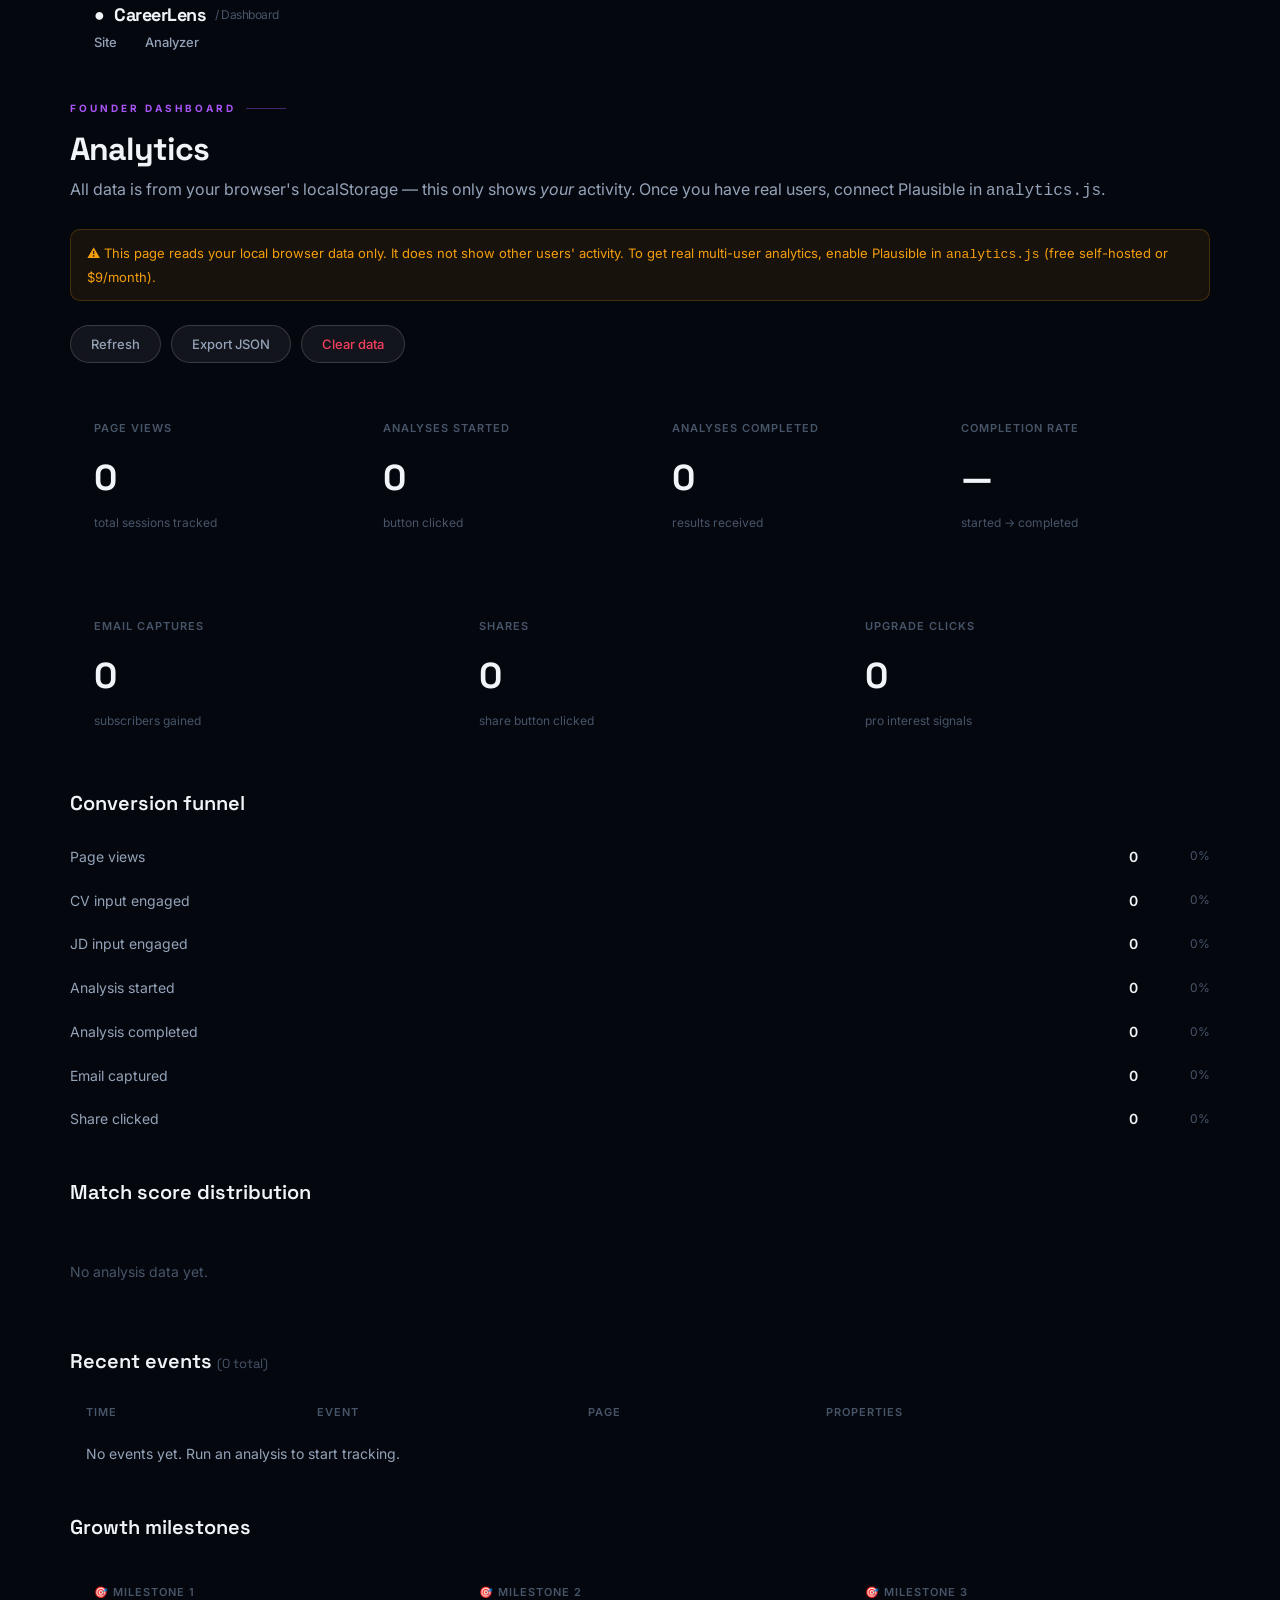
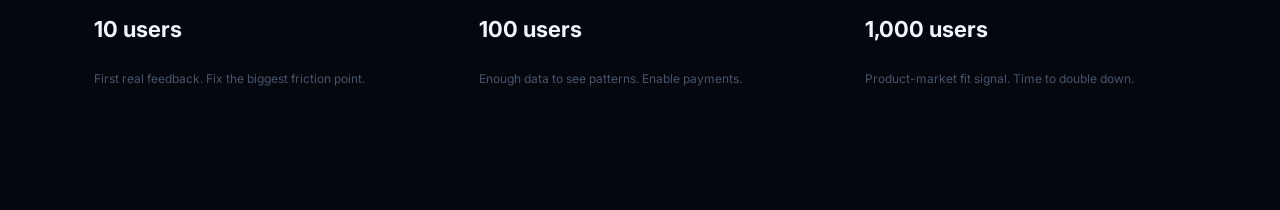
<file: dashboard.html>
<!DOCTYPE html>
<html lang="en">
<head>
  <meta charset="UTF-8" />
  <meta name="viewport" content="width=device-width, initial-scale=1.0" />
  <title>Dashboard — CareerLens</title>
  <!-- IMPORTANT: This page is for YOUR eyes only. Don't link to it publicly. -->
  <!-- Add basic auth via Cloudflare Access or just don't deploy this file. -->
  <link rel="preconnect" href="https://fonts.googleapis.com" />
  <link rel="preconnect" href="https://fonts.gstatic.com" crossorigin />
  <link href="https://fonts.googleapis.com/css2?family=Inter:wght@400;500;600&family=Space+Grotesk:wght@500;600;700&display=swap" rel="stylesheet" />
  <link rel="stylesheet" href="style.css" />
  <style>
    .dash { padding: 100px 0 60px; }
    .dash-grid {
      display: grid;
      grid-template-columns: repeat(4, 1fr);
      gap: 16px;
      margin-bottom: 36px;
    }
    .dash-card {
      background: var(--navy-2);
      border: 1px solid var(--border);
      border-radius: var(--radius-md);
      padding: 24px;
    }
    .dash-card-label {
      font-size: 11px; font-weight: 600;
      text-transform: uppercase; letter-spacing: 1px;
      color: var(--text-3); margin-bottom: 10px;
    }
    .dash-card-value {
      font-family: var(--font-display);
      font-size: 36px; font-weight: 700;
      letter-spacing: -1px; color: var(--text-1);
      margin-bottom: 4px;
    }
    .dash-card-sub { font-size: 12px; color: var(--text-3); }
    .dash-card.highlight { border-color: rgba(0,212,180,0.3); }
    .dash-card.highlight .dash-card-value { color: var(--teal); }

    .funnel-section, .events-section { margin-bottom: 40px; }
    .funnel-bar-row {
      display: flex; align-items: center; gap: 16px;
      padding: 10px 0; border-bottom: 1px solid var(--border);
    }
    .funnel-bar-row:last-child { border-bottom: none; }
    .funnel-label { font-size: 14px; color: var(--text-2); width: 200px; flex-shrink: 0; }
    .funnel-bar-track { flex: 1; background: var(--navy-4); border-radius: 4px; height: 8px; overflow: hidden; }
    .funnel-bar-fill  { height: 100%; background: var(--teal); border-radius: 4px; transition: width 0.8s ease; }
    .funnel-count { font-size: 14px; font-weight: 600; color: var(--text-1); width: 48px; text-align: right; }
    .funnel-rate  { font-size: 12px; color: var(--text-3); width: 56px; text-align: right; }

    .events-table { width: 100%; border-collapse: collapse; font-size: 13px; }
    .events-table th {
      text-align: left; padding: 10px 16px;
      background: var(--navy-3); border-bottom: 1px solid var(--border);
      color: var(--text-3); font-size: 11px; font-weight: 600;
      text-transform: uppercase; letter-spacing: 1px;
    }
    .events-table td {
      padding: 10px 16px; border-bottom: 1px solid var(--border);
      color: var(--text-2); vertical-align: top;
    }
    .events-table tr:last-child td { border-bottom: none; }
    .events-table tr:hover td { background: var(--navy-3); }

    .event-name {
      font-family: monospace; font-size: 12px;
      background: var(--navy-3); border: 1px solid var(--border);
      padding: 2px 8px; border-radius: 4px; color: var(--teal);
    }

    .score-distribution { display: flex; gap: 4px; align-items: flex-end; height: 80px; }
    .score-bar-col { flex: 1; display: flex; flex-direction: column; align-items: center; gap: 4px; }
    .score-bar { width: 100%; background: var(--teal); border-radius: 3px 3px 0 0; min-height: 4px; transition: height 0.8s ease; }
    .score-bar-label { font-size: 10px; color: var(--text-3); }

    .no-data { color: var(--text-3); font-size: 14px; padding: 20px 0; }

    .dash-actions { display: flex; gap: 10px; margin-bottom: 32px; }
    .dash-note {
      background: rgba(245,158,11,0.08); border: 1px solid rgba(245,158,11,0.2);
      border-radius: var(--radius-sm); padding: 12px 16px;
      font-size: 13px; color: var(--amber); margin-bottom: 24px;
    }

    @media (max-width: 900px) {
      .dash-grid { grid-template-columns: repeat(2, 1fr); }
    }
    @media (max-width: 480px) {
      .dash-grid { grid-template-columns: 1fr; }
      .funnel-label { width: auto; }
    }
  </style>
</head>
<body>

  <header class="nav">
    <div class="container nav-inner">
      <a href="/" class="logo"><span class="logo-mark">●</span>CareerLens <span style="font-size:12px;color:var(--text-3);font-weight:400;font-family:var(--font-body);">/ Dashboard</span></a>
      <nav class="nav-links">
        <a href="/">Site</a>
        <a href="analyzer.html">Analyzer</a>
      </nav>
    </div>
  </header>

  <main class="container dash">

    <div class="section-label">Founder dashboard</div>
    <h1 style="font-size:32px;font-weight:700;letter-spacing:-1px;margin-bottom:8px;">Analytics</h1>
    <p style="color:var(--text-2);margin-bottom:24px;">All data is from your browser's localStorage — this only shows <em>your</em> activity. Once you have real users, connect Plausible in <code>analytics.js</code>.</p>

    <div class="dash-note">
      ⚠ This page reads your local browser data only. It does not show other users' activity.
      To get real multi-user analytics, enable Plausible in <code>analytics.js</code> (free self-hosted or $9/month).
    </div>

    <div class="dash-actions">
      <button class="btn-secondary" id="refresh-btn">Refresh</button>
      <button class="btn-secondary" id="export-btn">Export JSON</button>
      <button class="btn-secondary" id="clear-btn" style="color:var(--coral);">Clear data</button>
    </div>

    <!-- KPI cards -->
    <div class="dash-grid" id="kpi-grid">
      <div class="dash-card">
        <div class="dash-card-label">Page views</div>
        <div class="dash-card-value" id="kpi-pageviews">—</div>
        <div class="dash-card-sub">total sessions tracked</div>
      </div>
      <div class="dash-card">
        <div class="dash-card-label">Analyses started</div>
        <div class="dash-card-value" id="kpi-started">—</div>
        <div class="dash-card-sub">button clicked</div>
      </div>
      <div class="dash-card highlight">
        <div class="dash-card-label">Analyses completed</div>
        <div class="dash-card-value" id="kpi-completed">—</div>
        <div class="dash-card-sub">results received</div>
      </div>
      <div class="dash-card">
        <div class="dash-card-label">Completion rate</div>
        <div class="dash-card-value" id="kpi-rate">—</div>
        <div class="dash-card-sub">started → completed</div>
      </div>
    </div>

    <div class="dash-grid" style="grid-template-columns: repeat(3,1fr);">
      <div class="dash-card">
        <div class="dash-card-label">Email captures</div>
        <div class="dash-card-value" id="kpi-emails">—</div>
        <div class="dash-card-sub">subscribers gained</div>
      </div>
      <div class="dash-card">
        <div class="dash-card-label">Shares</div>
        <div class="dash-card-value" id="kpi-shares">—</div>
        <div class="dash-card-sub">share button clicked</div>
      </div>
      <div class="dash-card">
        <div class="dash-card-label">Upgrade clicks</div>
        <div class="dash-card-value" id="kpi-upgrades">—</div>
        <div class="dash-card-sub">pro interest signals</div>
      </div>
    </div>

    <!-- Funnel -->
    <div class="funnel-section">
      <h2 style="font-size:20px;font-weight:600;margin-bottom:20px;">Conversion funnel</h2>
      <div id="funnel-bars"></div>
    </div>

    <!-- Score distribution -->
    <div style="margin-bottom:40px;">
      <h2 style="font-size:20px;font-weight:600;margin-bottom:20px;">Match score distribution</h2>
      <div class="score-distribution" id="score-dist">
        <div class="no-data">No analysis data yet.</div>
      </div>
      <div style="display:flex;gap:4px;margin-top:6px;" id="score-dist-labels"></div>
    </div>

    <!-- Recent events -->
    <div class="events-section">
      <h2 style="font-size:20px;font-weight:600;margin-bottom:20px;">Recent events <span style="font-size:13px;color:var(--text-3);font-weight:400;" id="event-count"></span></h2>
      <div style="background:var(--navy-2);border:1px solid var(--border);border-radius:var(--radius-md);overflow:hidden;">
        <table class="events-table" id="events-table">
          <thead>
            <tr>
              <th>Time</th>
              <th>Event</th>
              <th>Page</th>
              <th>Properties</th>
            </tr>
          </thead>
          <tbody id="events-tbody"></tbody>
        </table>
      </div>
    </div>

    <!-- Growth targets -->
    <div style="margin-bottom:40px;">
      <h2 style="font-size:20px;font-weight:600;margin-bottom:20px;">Growth milestones</h2>
      <div style="display:grid;grid-template-columns:repeat(3,1fr);gap:16px;">
        <div class="dash-card">
          <div class="dash-card-label">🎯 Milestone 1</div>
          <div style="font-size:22px;font-weight:700;margin-bottom:6px;">10 users</div>
          <div id="m1-progress" style="background:var(--navy-4);border-radius:4px;height:6px;margin-bottom:8px;overflow:hidden;">
            <div id="m1-bar" style="height:100%;background:var(--teal);border-radius:4px;width:0%;transition:width 1s ease;"></div>
          </div>
          <div class="dash-card-sub">First real feedback. Fix the biggest friction point.</div>
        </div>
        <div class="dash-card">
          <div class="dash-card-label">🎯 Milestone 2</div>
          <div style="font-size:22px;font-weight:700;margin-bottom:6px;">100 users</div>
          <div id="m2-progress" style="background:var(--navy-4);border-radius:4px;height:6px;margin-bottom:8px;overflow:hidden;">
            <div id="m2-bar" style="height:100%;background:var(--teal);border-radius:4px;width:0%;transition:width 1s ease;"></div>
          </div>
          <div class="dash-card-sub">Enough data to see patterns. Enable payments.</div>
        </div>
        <div class="dash-card">
          <div class="dash-card-label">🎯 Milestone 3</div>
          <div style="font-size:22px;font-weight:700;margin-bottom:6px;">1,000 users</div>
          <div id="m3-progress" style="background:var(--navy-4);border-radius:4px;height:6px;margin-bottom:8px;overflow:hidden;">
            <div id="m3-bar" style="height:100%;background:var(--teal);border-radius:4px;width:0%;transition:width 1s ease;"></div>
          </div>
          <div class="dash-card-sub">Product-market fit signal. Time to double down.</div>
        </div>
      </div>
    </div>

  </main>

  <script>
    const LOCAL_KEY = 'careerlens_analytics';

    function loadEvents() {
      try {
        return JSON.parse(localStorage.getItem(LOCAL_KEY) || '[]');
      } catch { return []; }
    }

    function countBy(events, name) {
      return events.filter(e => e.event === name).length;
    }

    function render() {
      const events = loadEvents();
      const total = events.length;

      document.getElementById('event-count').textContent = `(${total} total)`;

      // KPIs
      const pageviews  = countBy(events, 'pageview');
      const started    = countBy(events, 'analysis_started');
      const completed  = countBy(events, 'analysis_completed');
      const emails     = countBy(events, 'email_captured');
      const shares     = countBy(events, 'share_clicked');
      const upgrades   = countBy(events, 'upgrade_clicked');
      const rate       = started ? Math.round((completed / started) * 100) + '%' : '—';

      document.getElementById('kpi-pageviews').textContent  = pageviews  || '0';
      document.getElementById('kpi-started').textContent    = started    || '0';
      document.getElementById('kpi-completed').textContent  = completed  || '0';
      document.getElementById('kpi-rate').textContent       = rate;
      document.getElementById('kpi-emails').textContent     = emails     || '0';
      document.getElementById('kpi-shares').textContent     = shares     || '0';
      document.getElementById('kpi-upgrades').textContent   = upgrades   || '0';

      // Funnel
      const funnelData = [
        { label: 'Page views',          count: pageviews, base: pageviews },
        { label: 'CV input engaged',    count: countBy(events, 'cv_input_engaged'), base: pageviews },
        { label: 'JD input engaged',    count: countBy(events, 'jd_input_engaged'), base: pageviews },
        { label: 'Analysis started',    count: started,   base: pageviews },
        { label: 'Analysis completed',  count: completed, base: pageviews },
        { label: 'Email captured',      count: emails,    base: completed },
        { label: 'Share clicked',       count: shares,    base: completed },
      ];
      const funnelEl = document.getElementById('funnel-bars');
      funnelEl.innerHTML = funnelData.map(row => {
        const pct = row.base > 0 ? Math.round((row.count / row.base) * 100) : 0;
        return `
          <div class="funnel-bar-row">
            <div class="funnel-label">${row.label}</div>
            <div class="funnel-bar-track">
              <div class="funnel-bar-fill" style="width:${pct}%"></div>
            </div>
            <div class="funnel-count">${row.count}</div>
            <div class="funnel-rate">${pct}%</div>
          </div>
        `;
      }).join('');

      // Score distribution
      const scoreEvents = events.filter(e => e.event === 'analysis_completed' && e.props?.score != null);
      if (scoreEvents.length > 0) {
        const buckets = { '0–20':0, '21–40':0, '41–60':0, '61–80':0, '81–100':0 };
        scoreEvents.forEach(e => {
          const s = e.props.score;
          if (s <= 20)       buckets['0–20']++;
          else if (s <= 40)  buckets['21–40']++;
          else if (s <= 60)  buckets['41–60']++;
          else if (s <= 80)  buckets['61–80']++;
          else               buckets['81–100']++;
        });
        const maxB = Math.max(...Object.values(buckets), 1);
        const distEl = document.getElementById('score-dist');
        distEl.innerHTML = Object.entries(buckets).map(([label, count]) => {
          const h = Math.max(4, Math.round((count / maxB) * 72));
          return `
            <div class="score-bar-col">
              <div style="font-size:11px;color:var(--text-3);margin-bottom:4px;">${count}</div>
              <div class="score-bar" style="height:${h}px"></div>
              <div class="score-bar-label">${label}</div>
            </div>
          `;
        }).join('');
      }

      // Growth milestones (use completed analyses as proxy for users)
      const userProxy = completed; // Replace with real user count when you have auth
      const targets = [10, 100, 1000];
      targets.forEach((t, i) => {
        const pct = Math.min(100, Math.round((userProxy / t) * 100));
        document.getElementById(`m${i+1}-bar`).style.width = pct + '%';
      });

      // Recent events table
      const tbody = document.getElementById('events-tbody');
      const recent = [...events].reverse().slice(0, 50);
      if (recent.length === 0) {
        tbody.innerHTML = '<tr><td colspan="4" class="no-data">No events yet. Run an analysis to start tracking.</td></tr>';
        return;
      }

      tbody.innerHTML = recent.map(e => {
        const time = new Date(e.timestamp).toLocaleTimeString('en-GB', { hour:'2-digit', minute:'2-digit', second:'2-digit' });
        const date = new Date(e.timestamp).toLocaleDateString('en-GB', { day:'2-digit', month:'short' });
        const props = e.props ? JSON.stringify(e.props, null, 0)
          .replace(/[{}"]/g, '')
          .replace(/,/g, ' · ')
          .substring(0, 80) : '—';
        return `
          <tr>
            <td style="white-space:nowrap;color:var(--text-3);">${date} ${time}</td>
            <td><span class="event-name">${e.event}</span></td>
            <td style="color:var(--text-3);">${e.url || '/'}</td>
            <td style="font-size:12px;color:var(--text-3);max-width:280px;word-break:break-all;">${props}</td>
          </tr>
        `;
      }).join('');
    }

    // ── ACTIONS ────────────────────────────────────────────────────────────
    document.getElementById('refresh-btn').addEventListener('click', render);

    document.getElementById('export-btn').addEventListener('click', () => {
      const events = loadEvents();
      const blob = new Blob([JSON.stringify(events, null, 2)], { type: 'application/json' });
      const url = URL.createObjectURL(blob);
      const a = document.createElement('a');
      a.href = url;
      a.download = `careerlens-events-${new Date().toISOString().split('T')[0]}.json`;
      a.click();
      URL.revokeObjectURL(url);
    });

    document.getElementById('clear-btn').addEventListener('click', () => {
      if (confirm('Delete all local analytics data? This cannot be undone.')) {
        localStorage.removeItem(LOCAL_KEY);
        render();
      }
    });

    render();
  </script>

</body>
</html>
</file>
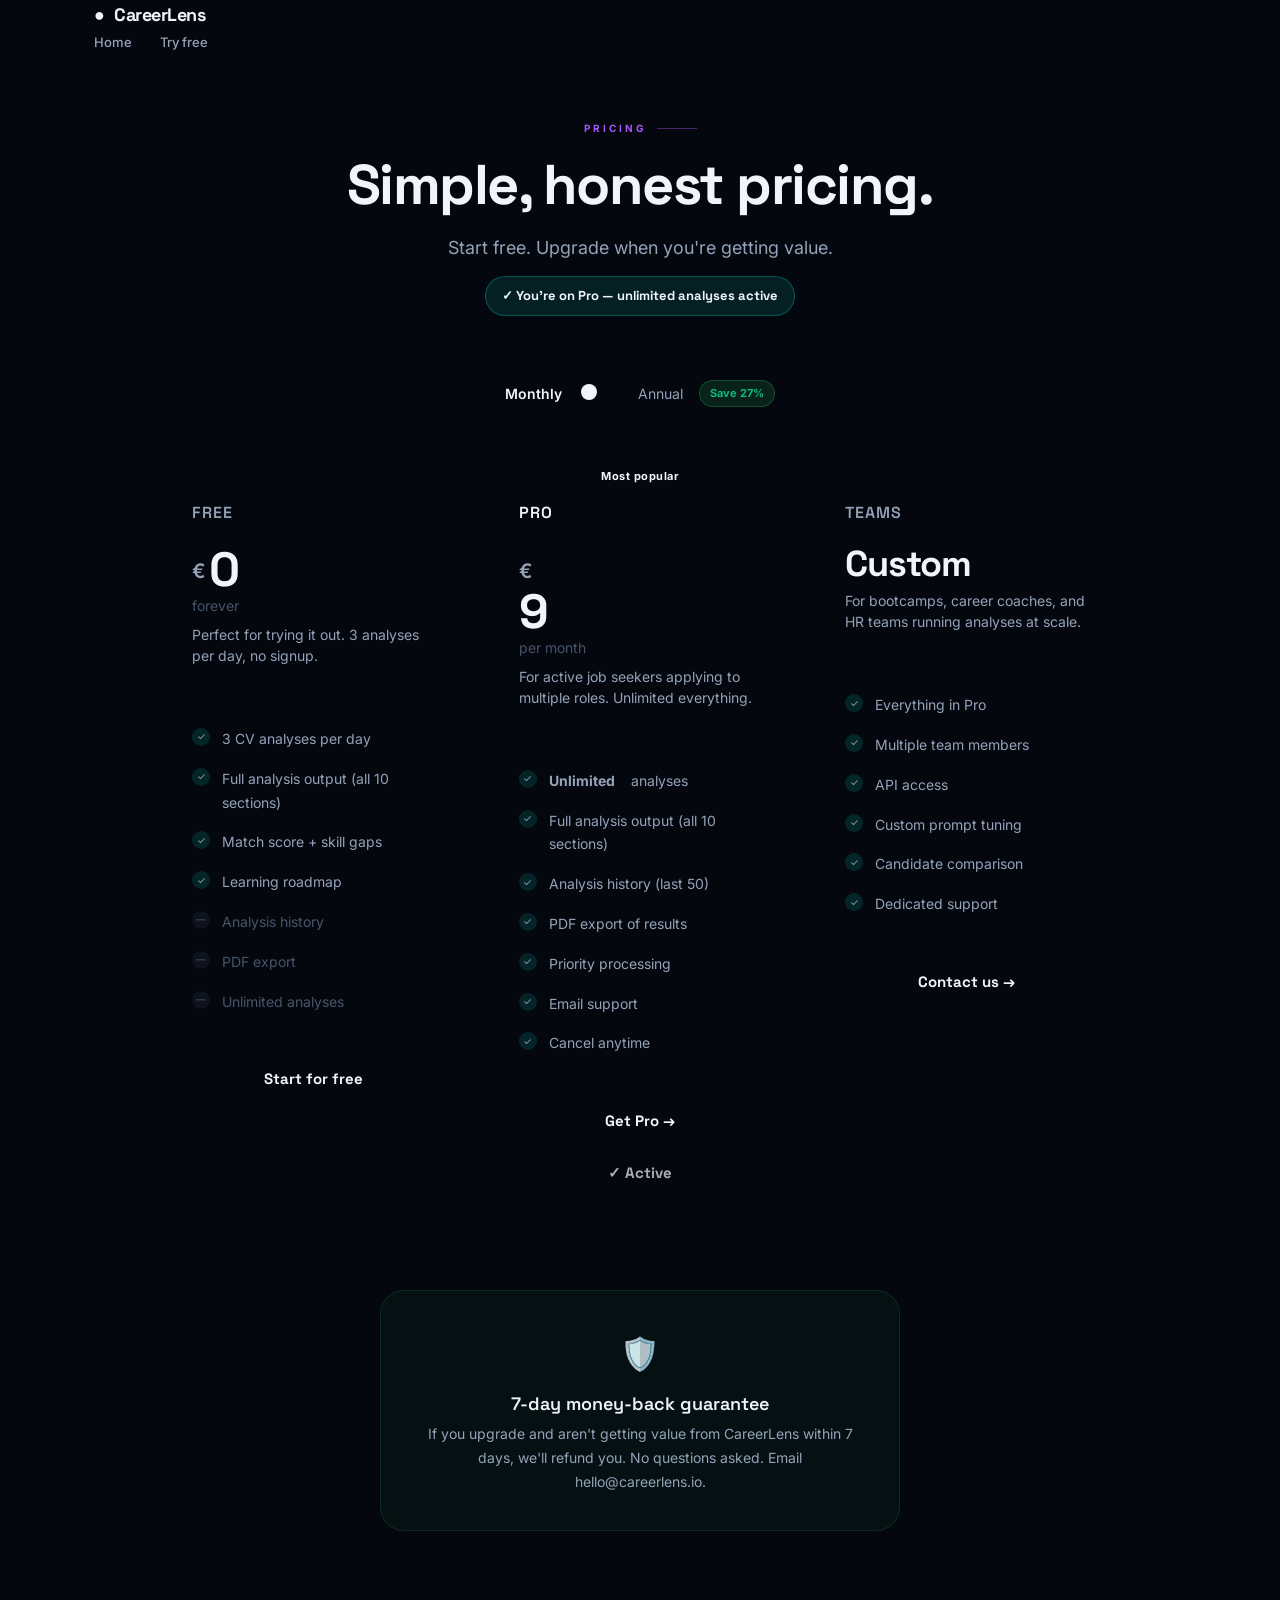
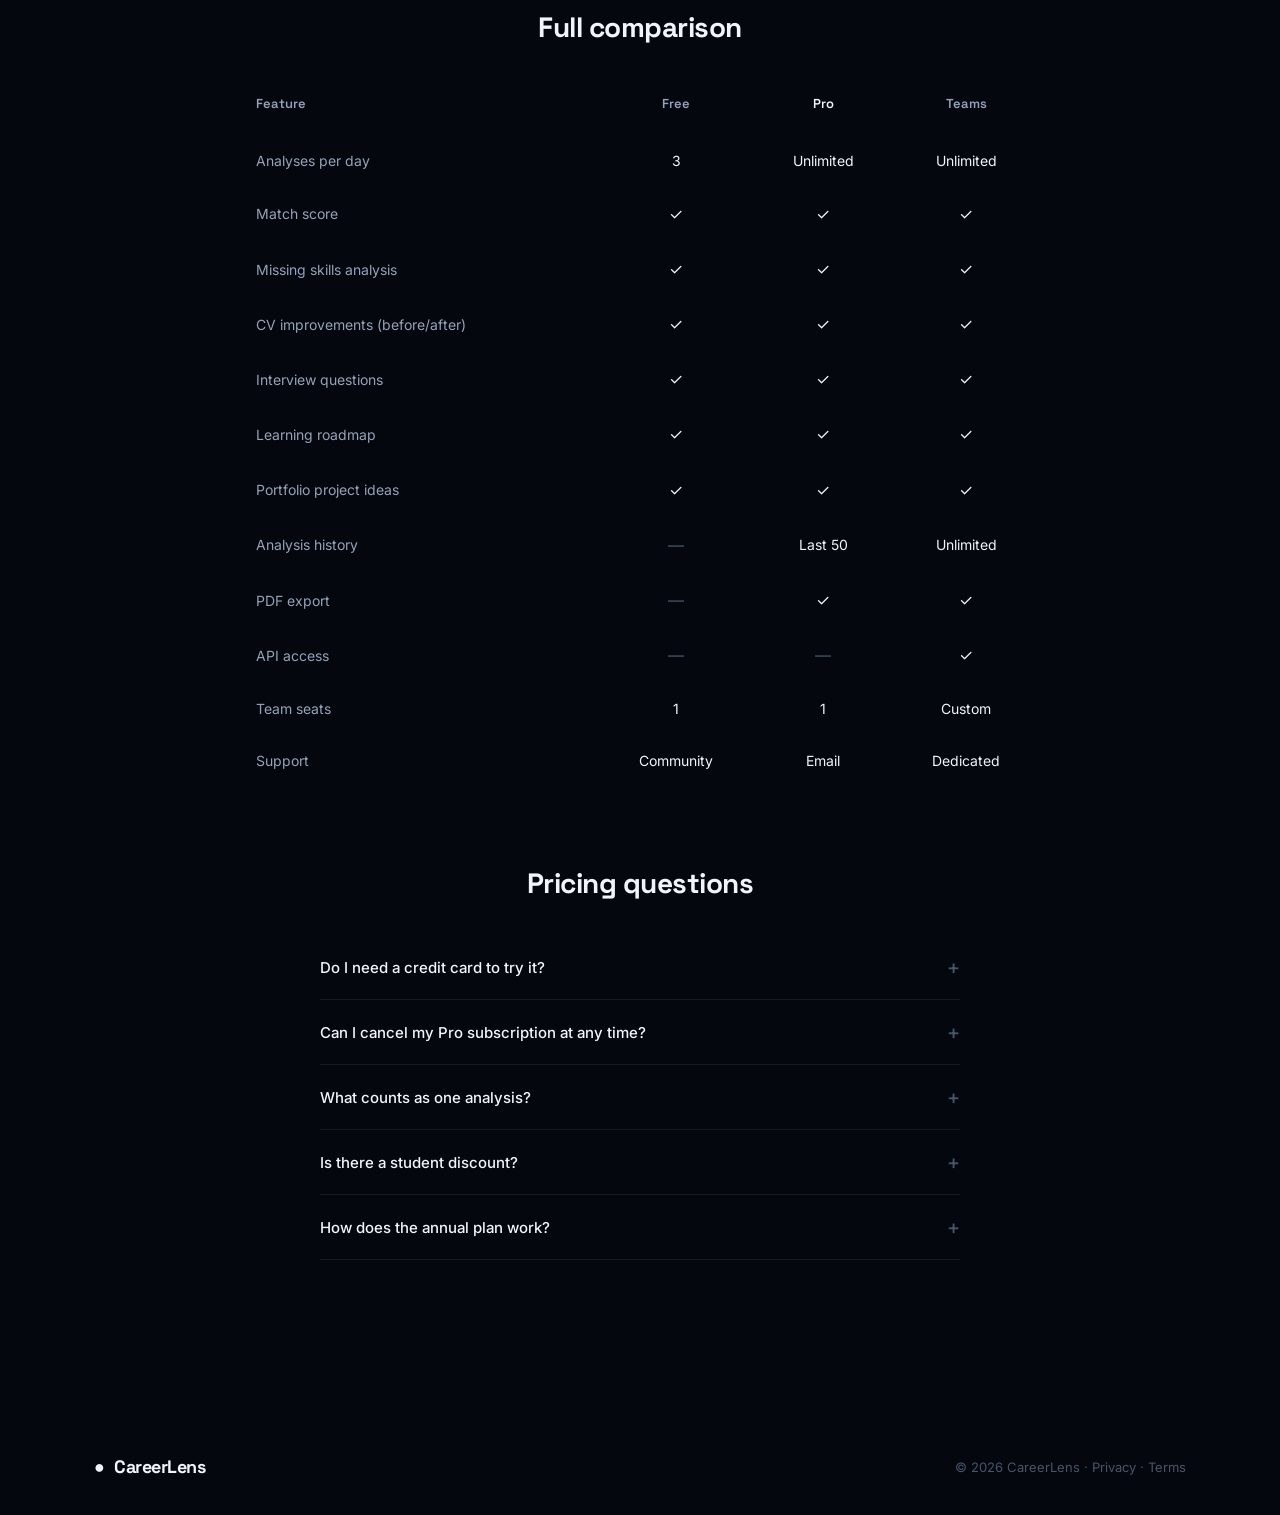
<file: pricing.html>
<!DOCTYPE html>
<html lang="en">
<head>
<meta charset="UTF-8" />
<meta name="viewport" content="width=device-width, initial-scale=1.0" />
<title>Pricing — CareerLens</title>
<meta name="description" content="CareerLens is free to start. Upgrade to Pro for unlimited analyses, history, and PDF reports." />
<link rel="preconnect" href="https://fonts.googleapis.com" />
<link rel="preconnect" href="https://fonts.gstatic.com" crossorigin />
<link href="https://fonts.googleapis.com/css2?family=Inter:wght@400;500;600&family=Space+Grotesk:wght@500;600;700&display=swap" rel="stylesheet" />
<link rel="stylesheet" href="style.css" />
<style>
.pricing-page { padding: 120px 0 80px; }
.pricing-header { text-align: center; margin-bottom: 64px; }
.pricing-header h1 {
font-size: clamp(36px, 5vw, 56px);
font-weight: 700;
letter-spacing: -1.5px;
margin-bottom: 16px;
}
.pricing-header p { font-size: 18px; color: var(--text-2); }

/* Toggle */
.billing-toggle {
display: flex;
align-items: center;
justify-content: center;
gap: 16px;
margin-bottom: 56px;
}
.toggle-label {
font-size: 14px;
color: var(--text-2);
cursor: pointer;
transition: color var(--transition);
}
.toggle-label.active { color: var(--text-1); font-weight: 600; }
.toggle-switch {
width: 44px;
height: 24px;
background: var(--navy-4);
border: 1px solid var(--border-2);
border-radius: 100px;
position: relative;
cursor: pointer;
transition: background var(--transition);
}
.toggle-switch.annual { background: var(--teal); }
.toggle-knob {
position: absolute;
top: 3px;
left: 3px;
width: 16px;
height: 16px;
background: var(--text-1);
border-radius: 50%;
transition: transform var(--transition);
}
.toggle-switch.annual .toggle-knob { transform: translateX(20px); }
.save-badge {
font-size: 11px;
font-weight: 700;
background: rgba(34,197,94,0.15);
color: var(--green);
padding: 3px 10px;
border-radius: 100px;
border: 1px solid rgba(34,197,94,0.25);
}

/* Pricing cards */
.pricing-grid {
display: grid;
grid-template-columns: repeat(3, 1fr);
gap: 20px;
max-width: 960px;
margin: 0 auto;
}
.pricing-card {
background: var(--navy-2);
border: 1px solid var(--border);
border-radius: var(--radius-lg);
padding: 36px 32px;
position: relative;
transition: border-color var(--transition), transform var(--transition);
}
.pricing-card:hover { transform: translateY(-3px); }
.pricing-card.featured {
border-color: rgba(0,212,180,0.4);
background: linear-gradient(160deg, rgba(0,212,180,0.05), var(--navy-2) 60%);
}
.popular-badge {
position: absolute;
top: -1px;
left: 50%;
transform: translateX(-50%);
background: var(--teal);
color: var(--navy);
font-size: 11px;
font-weight: 700;
letter-spacing: 0.5px;
padding: 5px 16px;
border-radius: 0 0 var(--radius-sm) var(--radius-sm);
}
.plan-name {
font-family: var(--font-display);
font-size: 16px;
font-weight: 600;
color: var(--text-2);
margin-bottom: 20px;
text-transform: uppercase;
letter-spacing: 1px;
}
.plan-price {
margin-bottom: 6px;
}
.plan-price .amount {
font-family: var(--font-display);
font-size: 48px;
font-weight: 700;
letter-spacing: -2px;
line-height: 1;
}
.plan-price .currency {
font-size: 20px;
font-weight: 600;
vertical-align: top;
margin-top: 8px;
display: inline-block;
color: var(--text-2);
}
.plan-price .period {
font-size: 14px;
color: var(--text-3);
}
.plan-price .original-price {
font-size: 14px;
color: var(--text-3);
text-decoration: line-through;
margin-left: 6px;
}
.plan-desc {
font-size: 14px;
color: var(--text-2);
margin-bottom: 28px;
line-height: 1.5;
}
.plan-divider {
height: 1px;
background: var(--border);
margin: 24px 0;
}
.plan-features { margin-bottom: 32px; }
.plan-feature {
display: flex;
align-items: flex-start;
gap: 12px;
padding: 8px 0;
font-size: 14px;
color: var(--text-2);
}
.feature-check {
width: 18px;
height: 18px;
border-radius: 50%;
display: flex;
align-items: center;
justify-content: center;
flex-shrink: 0;
margin-top: 1px;
font-size: 10px;
}
.check-yes { background: rgba(0,212,180,0.15); color: var(--teal); }
.check-no { background: rgba(100,116,139,0.1); color: var(--text-3); }
.plan-cta {
display: block;
text-align: center;
width: 100%;
padding: 13px;
border-radius: var(--radius-sm);
font-family: var(--font-display);
font-weight: 700;
font-size: 15px;
cursor: pointer;
transition: background var(--transition), transform var(--transition), box-shadow var(--transition);
border: none;
}
.cta-free {
background: var(--navy-4);
color: var(--text-1);
border: 1px solid var(--border-2);
}
.cta-free:hover { border-color: var(--border-2); background: var(--navy-3); }
.cta-pro {
background: var(--teal);
color: var(--navy);
}
.cta-pro:hover {
background: var(--teal-dim);
transform: translateY(-1px);
box-shadow: 0 8px 24px rgba(0,212,180,0.25);
}
.cta-enterprise {
background: none;
color: var(--text-1);
border: 1px solid var(--border-2);
}
.cta-enterprise:hover { border-color: var(--border-2); background: var(--navy-3); }

/* Annual price display */
.annual-only { display: none; }
.monthly-only { display: block; }
body.annual-billing .annual-only { display: block; }
body.annual-billing .monthly-only { display: none; }

/* Comparison table */
.comparison-section {
max-width: 800px;
margin: 80px auto 0;
}
.comparison-section h2 {
text-align: center;
font-size: 28px;
font-weight: 700;
letter-spacing: -0.5px;
margin-bottom: 36px;
}
.comparison-table {
width: 100%;
border-collapse: collapse;
}
.comparison-table th, .comparison-table td {
padding: 14px 16px;
border-bottom: 1px solid var(--border);
font-size: 14px;
}
.comparison-table th {
text-align: center;
font-family: var(--font-display);
font-weight: 600;
font-size: 13px;
color: var(--text-2);
padding-bottom: 20px;
}
.comparison-table th:first-child { text-align: left; }
.comparison-table th.highlighted { color: var(--teal); }
.comparison-table td:not(:first-child) { text-align: center; }
.comparison-table tr:last-child td { border-bottom: none; }
.comparison-table td:first-child { color: var(--text-2); }
.check-green { color: var(--teal); font-size: 16px; }
.check-gray { color: var(--text-3); font-size: 16px; }

/* FAQ */
.pricing-faq {
max-width: 640px;
margin: 80px auto 0;
}
.pricing-faq h2 {
text-align: center;
font-size: 28px;
font-weight: 700;
letter-spacing: -0.5px;
margin-bottom: 36px;
}

/* Guarantee */
.guarantee {
text-align: center;
margin-top: 56px;
padding: 36px;
background: rgba(34,197,94,0.05);
border: 1px solid rgba(34,197,94,0.15);
border-radius: var(--radius-lg);
max-width: 520px;
margin-left: auto;
margin-right: auto;
}
.guarantee-icon { font-size: 32px; margin-bottom: 12px; }
.guarantee h3 { font-size: 18px; font-weight: 600; margin-bottom: 8px; }
.guarantee p { font-size: 14px; color: var(--text-2); }

/* Pro badge shown to active subscribers (controlled by subscription.js) */
.pro-active-badge {
  display: inline-flex; align-items: center; gap: 6px;
  background: rgba(0,212,180,0.12); color: var(--teal);
  border: 1px solid rgba(0,212,180,0.3);
  font-family: var(--font-display); font-weight: 700; font-size: 13px;
  padding: 8px 16px; border-radius: 100px; margin-top: 12px;
}

@media (max-width: 860px) {
.pricing-grid { grid-template-columns: 1fr; max-width: 420px; }
}
</style>
</head>
<body>

<header class="nav">
<div class="container nav-inner">
<a href="/" class="logo"><span class="logo-mark">●</span>CareerLens</a>
<nav class="nav-links">
<a href="/">Home</a>
<a href="analyzer.html">Try free</a>
</nav>
</div>
</header>

<main class="pricing-page">
<div class="container">

<div class="pricing-header">
<div class="section-label" style="justify-content:center;display:flex;margin-bottom:16px;">Pricing</div>
<h1>Simple, honest pricing.</h1>
<p>Start free. Upgrade when you're getting value.</p>
<!-- ظاهر فقط للمشتركين الحاليين (subscription.js يتحكم بهذا العنصر) -->
<div class="pro-active-badge" data-pro-show hidden>✓ You're on Pro — unlimited analyses active</div>
</div>

<!-- Billing toggle -->
<div class="billing-toggle" data-pro-hide>
<span class="toggle-label active" id="monthly-label">Monthly</span>
<div class="toggle-switch" id="billing-toggle" role="switch" aria-checked="false">
<div class="toggle-knob"></div>
</div>
<span class="toggle-label" id="annual-label">Annual</span>
<span class="save-badge">Save 27%</span>
</div>

<!-- Pricing cards -->
<div class="pricing-grid">

<!-- Free -->
<div class="pricing-card">
<div class="plan-name">Free</div>
<div class="plan-price">
<span class="currency">€</span>
<span class="amount">0</span>
<div class="period">forever</div>
</div>
<p class="plan-desc">Perfect for trying it out. 3 analyses per day, no signup.</p>
<div class="plan-divider"></div>
<ul class="plan-features">
<li class="plan-feature"><span class="feature-check check-yes">✓</span>3 CV analyses per day</li>
<li class="plan-feature"><span class="feature-check check-yes">✓</span>Full analysis output (all 10 sections)</li>
<li class="plan-feature"><span class="feature-check check-yes">✓</span>Match score + skill gaps</li>
<li class="plan-feature"><span class="feature-check check-yes">✓</span>Learning roadmap</li>
<li class="plan-feature"><span class="feature-check check-no">—</span><span style="color:var(--text-3);">Analysis history</span></li>
<li class="plan-feature"><span class="feature-check check-no">—</span><span style="color:var(--text-3);">PDF export</span></li>
<li class="plan-feature"><span class="feature-check check-no">—</span><span style="color:var(--text-3);">Unlimited analyses</span></li>
</ul>
<a href="analyzer.html" class="plan-cta cta-free">Start for free</a>
</div>

<!-- Pro (featured) -->
<div class="pricing-card featured">
<div class="popular-badge">Most popular</div>
<div class="plan-name" style="color:var(--teal)">Pro</div>
<div class="plan-price">
<span class="currency">€</span>
<span class="amount monthly-only" id="pro-price-monthly">9</span>
<span class="amount annual-only" id="pro-price-annual">6.60</span>
<div class="period">
<span class="monthly-only">per month</span>
<span class="annual-only">per month, billed €79/year</span>
</div>
</div>
<p class="plan-desc">For active job seekers applying to multiple roles. Unlimited everything.</p>
<div class="plan-divider"></div>
<ul class="plan-features">
<li class="plan-feature"><span class="feature-check check-yes">✓</span><strong>Unlimited</strong>&nbsp;analyses</li>
<li class="plan-feature"><span class="feature-check check-yes">✓</span>Full analysis output (all 10 sections)</li>
<li class="plan-feature"><span class="feature-check check-yes">✓</span>Analysis history (last 50)</li>
<li class="plan-feature"><span class="feature-check check-yes">✓</span>PDF export of results</li>
<li class="plan-feature"><span class="feature-check check-yes">✓</span>Priority processing</li>
<li class="plan-feature"><span class="feature-check check-yes">✓</span>Email support</li>
<li class="plan-feature"><span class="feature-check check-yes">✓</span>Cancel anytime</li>
</ul>

<!-- رابط Stripe الحقيقي (شهري) — يتغيّر لو ضغط المستخدم "Annual" عبر الجافاسكربت أدناه -->
<a href="https://buy.stripe.com/test_fZu7sK2WV4Bg3pe7xR7kc00" class="plan-cta cta-pro" id="pro-cta" data-pro-hide>
Get Pro →
</a>
<a href="#" class="plan-cta cta-pro" data-pro-show hidden style="pointer-events:none; opacity:0.7;">
✓ Active
</a>
</div>

<!-- Enterprise/Teams -->
<div class="pricing-card">
<div class="plan-name">Teams</div>
<div class="plan-price">
<span class="amount" style="font-size:36px;letter-spacing:-1px;">Custom</span>
</div>
<p class="plan-desc">For bootcamps, career coaches, and HR teams running analyses at scale.</p>
<div class="plan-divider"></div>
<ul class="plan-features">
<li class="plan-feature"><span class="feature-check check-yes">✓</span>Everything in Pro</li>
<li class="plan-feature"><span class="feature-check check-yes">✓</span>Multiple team members</li>
<li class="plan-feature"><span class="feature-check check-yes">✓</span>API access</li>
<li class="plan-feature"><span class="feature-check check-yes">✓</span>Custom prompt tuning</li>
<li class="plan-feature"><span class="feature-check check-yes">✓</span>Candidate comparison</li>
<li class="plan-feature"><span class="feature-check check-yes">✓</span>Dedicated support</li>
</ul>
<a href="mailto:hello@careerlens.io?subject=Teams plan inquiry" class="plan-cta cta-enterprise">Contact us →</a>
</div>

</div>

<!-- Guarantee -->
<div class="guarantee">
<div class="guarantee-icon">🛡️</div>
<h3>7-day money-back guarantee</h3>
<p>If you upgrade and aren't getting value from CareerLens within 7 days, we'll refund you. No questions asked. Email hello@careerlens.io.</p>
</div>

<!-- Comparison table -->
<div class="comparison-section">
<h2>Full comparison</h2>
<table class="comparison-table">
<thead>
<tr><th>Feature</th><th>Free</th><th class="highlighted">Pro</th><th>Teams</th></tr>
</thead>
<tbody>
<tr><td>Analyses per day</td><td>3</td><td>Unlimited</td><td>Unlimited</td></tr>
<tr><td>Match score</td><td><span class="check-green">✓</span></td><td><span class="check-green">✓</span></td><td><span class="check-green">✓</span></td></tr>
<tr><td>Missing skills analysis</td><td><span class="check-green">✓</span></td><td><span class="check-green">✓</span></td><td><span class="check-green">✓</span></td></tr>
<tr><td>CV improvements (before/after)</td><td><span class="check-green">✓</span></td><td><span class="check-green">✓</span></td><td><span class="check-green">✓</span></td></tr>
<tr><td>Interview questions</td><td><span class="check-green">✓</span></td><td><span class="check-green">✓</span></td><td><span class="check-green">✓</span></td></tr>
<tr><td>Learning roadmap</td><td><span class="check-green">✓</span></td><td><span class="check-green">✓</span></td><td><span class="check-green">✓</span></td></tr>
<tr><td>Portfolio project ideas</td><td><span class="check-green">✓</span></td><td><span class="check-green">✓</span></td><td><span class="check-green">✓</span></td></tr>
<tr><td>Analysis history</td><td><span class="check-gray">—</span></td><td>Last 50</td><td>Unlimited</td></tr>
<tr><td>PDF export</td><td><span class="check-gray">—</span></td><td><span class="check-green">✓</span></td><td><span class="check-green">✓</span></td></tr>
<tr><td>API access</td><td><span class="check-gray">—</span></td><td><span class="check-gray">—</span></td><td><span class="check-green">✓</span></td></tr>
<tr><td>Team seats</td><td>1</td><td>1</td><td>Custom</td></tr>
<tr><td>Support</td><td>Community</td><td>Email</td><td>Dedicated</td></tr>
</tbody>
</table>
</div>

<!-- Pricing FAQ -->
<div class="pricing-faq">
<h2>Pricing questions</h2>
<div class="faq-list">
<div class="faq-item">
<button class="faq-question">Do I need a credit card to try it?</button>
<div class="faq-answer">No. The free plan requires no signup, no credit card, nothing. Just open the tool and start analyzing.</div>
</div>
<div class="faq-item">
<button class="faq-question">Can I cancel my Pro subscription at any time?</button>
<div class="faq-answer">Yes. Cancel directly from your Stripe billing portal at any time. You keep Pro access until the end of your billing period.</div>
</div>
<div class="faq-item">
<button class="faq-question">What counts as one analysis?</button>
<div class="faq-answer">One analysis = one CV + one job description. You can analyze the same CV against different job descriptions — each counts separately. This is by design: we want you to tailor your CV per role.</div>
</div>
<div class="faq-item">
<button class="faq-question">Is there a student discount?</button>
<div class="faq-answer">Email us at hello@careerlens.io with your student email address. We offer 50% off Pro for students and recent bootcamp grads.</div>
</div>
<div class="faq-item">
<button class="faq-question">How does the annual plan work?</button>
<div class="faq-answer">You pay €79 upfront for 12 months of Pro — that's €6.60/month. You save €29 compared to monthly billing. The savings cover roughly 6 Udemy courses you no longer need to buy.</div>
</div>
</div>
</div>

</div>
</main>

<!-- Minimal footer -->
<footer style="border-top: 1px solid var(--border); padding: 32px 0; margin-top: 80px;">
<div class="container" style="display:flex; justify-content:space-between; align-items:center; flex-wrap:wrap; gap:16px;">
<a href="/" class="logo"><span class="logo-mark">●</span>CareerLens</a>
<p style="font-size:13px; color:var(--text-3);">© 2026 CareerLens · <a href="#" style="color:var(--text-3);">Privacy</a> · <a href="#" style="color:var(--text-3);">Terms</a></p>
</div>
</footer>

<!-- يجب أن يُحمَّل قبل أي منطق يعتمد على حالة الاشتراك -->
<script src="subscription.js"></script>

<script>
// Billing toggle
const toggle = document.getElementById('billing-toggle');
const monthlyLabel = document.getElementById('monthly-label');
const annualLabel = document.getElementById('annual-label');
const proCta = document.getElementById('pro-cta');

// روابط الدفع الحقيقية (Stripe Test mode الآن — استبدلها بروابط Live عند الإطلاق الفعلي)
const STRIPE_MONTHLY = 'https://buy.stripe.com/test_fZu7sK2WV4Bg3pe7xR7kc00';
const STRIPE_ANNUAL   = 'https://buy.stripe.com/test_9B628qapn7Nsf7WaK37kc02';

let isAnnual = false;

toggle.addEventListener('click', () => {
  isAnnual = !isAnnual;
  toggle.classList.toggle('annual', isAnnual);
  toggle.setAttribute('aria-checked', isAnnual);
  document.body.classList.toggle('annual-billing', isAnnual);
  monthlyLabel.classList.toggle('active', !isAnnual);
  annualLabel.classList.toggle('active', isAnnual);
  proCta.href = isAnnual ? STRIPE_ANNUAL : STRIPE_MONTHLY;
});

// FAQ accordion
document.querySelectorAll('.faq-question').forEach(btn => {
  btn.addEventListener('click', () => {
    const item = btn.closest('.faq-item');
    const isOpen = item.classList.contains('open');
    document.querySelectorAll('.faq-item.open').forEach(i => i.classList.remove('open'));
    if (!isOpen) item.classList.add('open');
  });
});
</script>
</body>
</html>
</file>
<file: style.css>
/* =============================================
   CareerLens — Glass Dashboard Design
   Palette: Deep space navy + electric violet accent
   Signature: Animated glassmorphism cards with
   real-time particle background
   ============================================= */

/* === RESET & BASE === */
*, *::before, *::after { box-sizing: border-box; margin: 0; padding: 0; }

:root {
  /* Space palette */
  --bg-deep:    #05070f;
  --bg-mid:     #090d1a;
  --bg-surface: #0e1225;

  /* Glass layers */
  --glass-1: rgba(255,255,255,0.03);
  --glass-2: rgba(255,255,255,0.06);
  --glass-3: rgba(255,255,255,0.09);
  --glass-border: rgba(255,255,255,0.08);
  --glass-border-bright: rgba(255,255,255,0.16);

  /* Accent — electric violet */
  --accent:       #7c3aed;
  --accent-bright:#a855f7;
  --accent-glow:  rgba(124,58,237,0.35);
  --accent-bg:    rgba(124,58,237,0.08);
  --accent-border:rgba(124,58,237,0.3);

  /* Secondary accent — cyan */
  --cyan:        #06b6d4;
  --cyan-glow:   rgba(6,182,212,0.25);
  --cyan-bg:     rgba(6,182,212,0.07);

  /* Status */
  --green:  #10b981;
  --amber:  #f59e0b;
  --coral:  #f43f5e;

  /* Text */
  --text-1: #f1f5f9;
  --text-2: #94a3b8;
  --text-3: #475569;

  /* Typography */
  --font-display: 'Space Grotesk', sans-serif;
  --font-body:    'Inter', sans-serif;
  --font-mono:    'JetBrains Mono', 'Fira Code', monospace;

  /* Geometry */
  --radius-sm: 10px;
  --radius-md: 16px;
  --radius-lg: 24px;
  --radius-xl: 32px;
  --max-w: 1140px;
  --transition: 0.2s ease;
}

html { scroll-behavior: smooth; }

body {
  font-family: var(--font-body);
  background: var(--bg-deep);
  color: var(--text-1);
  font-size: 16px;
  line-height: 1.7;
  -webkit-font-smoothing: antialiased;
  overflow-x: hidden;
}

/* === CANVAS BACKGROUND === */
#particle-canvas {
  position: fixed;
  inset: 0;
  z-index: 0;
  pointer-events: none;
  opacity: 0.6;
}

/* === CONTAINER === */
.container {
  max-width: var(--max-w);
  margin: 0 auto;
  padding: 0 24px;
  position: relative;
  z-index: 1;
}

/* === GLASS MIXIN === */
.glass {
  background: var(--glass-2);
  backdrop-filter: blur(20px);
  -webkit-backdrop-filter: blur(20px);
  border: 1px solid var(--glass-border);
  border-radius: var(--radius-lg);
}

/* === TYPOGRAPHY === */
h1, h2, h3, h4 { font-family: var(--font-display); line-height: 1.15; }
a { color: inherit; text-decoration: none; }
ul { list-style: none; }

/* === NAV === */
.nav {
  position: fixed;
  top: 0; left: 0; right: 0;
  z-index: 100;
  padding: 0;
}

.nav-inner-wrap {
  margin: 12px 24px;
  display: flex;
  align-items: center;
  justify-content: space-between;
  height: 56px;
  padding: 0 20px;
  background: rgba(9,13,26,0.7);
  backdrop-filter: blur(24px);
  -webkit-backdrop-filter: blur(24px);
  border: 1px solid var(--glass-border-bright);
  border-radius: var(--radius-xl);
  max-width: var(--max-w);
  margin-left: auto;
  margin-right: auto;
}

.logo {
  font-family: var(--font-display);
  font-size: 18px;
  font-weight: 700;
  display: flex;
  align-items: center;
  gap: 10px;
  letter-spacing: -0.5px;
}

.logo-icon {
  width: 32px; height: 32px;
  background: linear-gradient(135deg, var(--accent), var(--cyan));
  border-radius: 8px;
  display: flex;
  align-items: center;
  justify-content: center;
  font-size: 14px;
}

.nav-links {
  display: flex;
  align-items: center;
  gap: 28px;
  font-size: 13px;
  color: var(--text-2);
}

.nav-links a {
  transition: color var(--transition);
  font-weight: 500;
}
.nav-links a:hover { color: var(--text-1); }

.btn-nav {
  background: linear-gradient(135deg, var(--accent), var(--accent-bright));
  color: white;
  padding: 8px 20px;
  border-radius: 100px;
  font-weight: 600;
  font-size: 13px;
  transition: opacity var(--transition), transform var(--transition), box-shadow var(--transition);
  box-shadow: 0 0 20px var(--accent-glow);
}
.btn-nav:hover {
  opacity: 0.9;
  transform: translateY(-1px);
  box-shadow: 0 0 32px var(--accent-glow);
}

.nav-hamburger {
  display: none;
  flex-direction: column;
  gap: 5px;
  background: none;
  border: none;
  cursor: pointer;
  padding: 4px;
}
.nav-hamburger span {
  display: block;
  width: 22px; height: 2px;
  background: var(--text-1);
  border-radius: 2px;
}

/* === LANG SWITCHER === */
.lang-switcher {
  display: flex;
  gap: 2px;
  background: rgba(255,255,255,0.04);
  border: 1px solid var(--glass-border);
  border-radius: 100px;
  padding: 3px;
}

.lang-btn {
  background: none;
  border: none;
  color: var(--text-3);
  font-family: var(--font-body);
  font-size: 11px;
  font-weight: 700;
  padding: 4px 10px;
  border-radius: 100px;
  cursor: pointer;
  transition: all 0.2s;
  letter-spacing: 0.5px;
}
.lang-btn:hover { color: var(--text-1); }
.lang-btn.active {
  background: linear-gradient(135deg, var(--accent), var(--accent-bright));
  color: white;
}

/* === HERO === */
.hero {
  min-height: 100vh;
  display: flex;
  align-items: center;
  padding: 120px 0 80px;
  position: relative;
}

/* Gradient orbs */
.hero::before {
  content: '';
  position: absolute;
  top: -100px; left: -200px;
  width: 700px; height: 700px;
  background: radial-gradient(circle, rgba(124,58,237,0.15) 0%, transparent 70%);
  pointer-events: none;
  animation: orb-float 8s ease-in-out infinite;
}

.hero::after {
  content: '';
  position: absolute;
  bottom: -100px; right: -200px;
  width: 600px; height: 600px;
  background: radial-gradient(circle, rgba(6,182,212,0.12) 0%, transparent 70%);
  pointer-events: none;
  animation: orb-float 10s ease-in-out infinite reverse;
}

@keyframes orb-float {
  0%, 100% { transform: translate(0, 0) scale(1); }
  50% { transform: translate(30px, -30px) scale(1.05); }
}

.hero-content {
  display: grid;
  grid-template-columns: 1fr 1fr;
  gap: 60px;
  align-items: center;
}

.hero-eyebrow {
  display: inline-flex;
  align-items: center;
  gap: 8px;
  font-size: 11px;
  font-weight: 700;
  letter-spacing: 2px;
  text-transform: uppercase;
  color: var(--accent-bright);
  margin-bottom: 24px;
}

.hero-eyebrow::before {
  content: '';
  display: inline-block;
  width: 6px; height: 6px;
  background: var(--accent-bright);
  border-radius: 50%;
  animation: pulse-dot 2s ease-in-out infinite;
}

@keyframes pulse-dot {
  0%, 100% { opacity: 1; transform: scale(1); }
  50% { opacity: 0.5; transform: scale(0.7); }
}

.hero-headline {
  font-size: clamp(36px, 5vw, 60px);
  font-weight: 700;
  letter-spacing: -2px;
  line-height: 1.08;
  margin-bottom: 20px;
}

.hero-headline .gradient-text {
  background: linear-gradient(135deg, var(--accent-bright), var(--cyan));
  -webkit-background-clip: text;
  -webkit-text-fill-color: transparent;
  background-clip: text;
}

.hero-sub {
  font-size: 16px;
  color: var(--text-2);
  line-height: 1.7;
  margin-bottom: 36px;
  max-width: 480px;
}

.hero-cta {
  display: flex;
  align-items: center;
  gap: 16px;
  flex-wrap: wrap;
  margin-bottom: 48px;
}

.btn-primary {
  display: inline-flex;
  align-items: center;
  gap: 8px;
  background: linear-gradient(135deg, var(--accent), var(--accent-bright));
  color: white;
  font-family: var(--font-display);
  font-weight: 700;
  font-size: 15px;
  padding: 14px 28px;
  border-radius: 100px;
  transition: all 0.2s;
  box-shadow: 0 0 32px var(--accent-glow);
  white-space: nowrap;
}
.btn-primary:hover {
  transform: translateY(-2px);
  box-shadow: 0 0 48px var(--accent-glow), 0 8px 32px rgba(0,0,0,0.3);
}

.btn-ghost {
  display: inline-flex;
  align-items: center;
  gap: 8px;
  background: var(--glass-2);
  color: var(--text-2);
  font-size: 14px;
  font-weight: 500;
  padding: 14px 24px;
  border-radius: 100px;
  border: 1px solid var(--glass-border-bright);
  transition: all 0.2s;
  backdrop-filter: blur(10px);
}
.btn-ghost:hover {
  color: var(--text-1);
  border-color: var(--accent-border);
  background: var(--accent-bg);
}

.hero-note { font-size: 12px; color: var(--text-3); }

/* Hero stats */
.hero-stats {
  display: flex;
  gap: 0;
  border: 1px solid var(--glass-border);
  border-radius: var(--radius-md);
  overflow: hidden;
  backdrop-filter: blur(10px);
  background: var(--glass-1);
}

.stat {
  flex: 1;
  padding: 16px 20px;
  border-right: 1px solid var(--glass-border);
}
.stat:last-child { border-right: none; }

.stat strong {
  display: block;
  font-family: var(--font-display);
  font-size: 20px;
  font-weight: 700;
  background: linear-gradient(135deg, var(--accent-bright), var(--cyan));
  -webkit-background-clip: text;
  -webkit-text-fill-color: transparent;
  background-clip: text;
  margin-bottom: 2px;
}
.stat span { font-size: 11px; color: var(--text-3); font-weight: 500; }

/* Hero dashboard mockup */
.hero-visual {
  position: relative;
}

.hero-dashboard {
  background: rgba(14,18,37,0.8);
  backdrop-filter: blur(20px);
  border: 1px solid var(--glass-border-bright);
  border-radius: var(--radius-xl);
  padding: 24px;
  box-shadow: 0 32px 80px rgba(0,0,0,0.5), 0 0 80px rgba(124,58,237,0.1);
  position: relative;
  overflow: hidden;
}

.hero-dashboard::before {
  content: '';
  position: absolute;
  top: 0; left: 0; right: 0;
  height: 1px;
  background: linear-gradient(90deg, transparent, var(--accent-bright), transparent);
}

.dashboard-header {
  display: flex;
  align-items: center;
  justify-content: space-between;
  margin-bottom: 20px;
}

.dashboard-dots {
  display: flex;
  gap: 6px;
}

.dashboard-dots span {
  width: 10px; height: 10px;
  border-radius: 50%;
}
.dashboard-dots span:nth-child(1) { background: #f43f5e; }
.dashboard-dots span:nth-child(2) { background: #f59e0b; }
.dashboard-dots span:nth-child(3) { background: #10b981; }

.dashboard-title {
  font-size: 12px;
  color: var(--text-3);
  font-family: var(--font-mono);
}

.score-display {
  display: flex;
  align-items: center;
  gap: 20px;
  background: var(--glass-1);
  border: 1px solid var(--glass-border);
  border-radius: var(--radius-md);
  padding: 16px 20px;
  margin-bottom: 16px;
}

.score-big {
  font-family: var(--font-display);
  font-size: 48px;
  font-weight: 700;
  background: linear-gradient(135deg, var(--accent-bright), var(--cyan));
  -webkit-background-clip: text;
  -webkit-text-fill-color: transparent;
  background-clip: text;
  line-height: 1;
}

.score-label { font-size: 12px; color: var(--text-3); margin-bottom: 4px; }
.score-sub { font-size: 13px; color: var(--text-2); }

.skill-pills {
  display: flex;
  flex-wrap: wrap;
  gap: 6px;
  margin-bottom: 16px;
}

.skill-pill {
  font-size: 11px;
  font-weight: 600;
  padding: 4px 12px;
  border-radius: 100px;
  font-family: var(--font-mono);
}

.pill-missing {
  background: rgba(244,63,94,0.1);
  border: 1px solid rgba(244,63,94,0.25);
  color: #f43f5e;
}
.pill-match {
  background: rgba(16,185,129,0.1);
  border: 1px solid rgba(16,185,129,0.25);
  color: #10b981;
}

.mini-bars { display: flex; flex-direction: column; gap: 8px; }

.mini-bar-row {
  display: flex;
  align-items: center;
  gap: 10px;
  font-size: 11px;
}

.mini-bar-label { color: var(--text-3); width: 80px; flex-shrink: 0; }
.mini-bar-track {
  flex: 1;
  height: 4px;
  background: var(--glass-2);
  border-radius: 2px;
  overflow: hidden;
}
.mini-bar-fill {
  height: 100%;
  border-radius: 2px;
  background: linear-gradient(90deg, var(--accent), var(--cyan));
  animation: bar-grow 1.5s ease forwards;
}
@keyframes bar-grow { from { width: 0 !important; } }

.mini-bar-val { color: var(--text-2); font-family: var(--font-mono); font-size: 11px; width: 28px; text-align: right; }

/* Floating badge */
.floating-badge {
  position: absolute;
  top: -16px;
  right: -16px;
  background: linear-gradient(135deg, var(--green), #059669);
  color: white;
  font-size: 11px;
  font-weight: 700;
  padding: 6px 14px;
  border-radius: 100px;
  box-shadow: 0 4px 20px rgba(16,185,129,0.4);
  animation: badge-bounce 3s ease-in-out infinite;
}
@keyframes badge-bounce {
  0%,100% { transform: translateY(0); }
  50% { transform: translateY(-6px); }
}

/* === SECTION SHARED === */
section { padding: 100px 0; position: relative; z-index: 1; }

.section-label {
  font-size: 10px;
  font-weight: 700;
  letter-spacing: 3px;
  text-transform: uppercase;
  color: var(--accent-bright);
  margin-bottom: 14px;
  display: flex;
  align-items: center;
  gap: 10px;
}
.section-label::after {
  content: '';
  flex: 1;
  max-width: 40px;
  height: 1px;
  background: var(--accent-bright);
  opacity: 0.4;
}

.section-headline {
  font-size: clamp(28px, 4vw, 44px);
  font-weight: 700;
  letter-spacing: -1.5px;
  margin-bottom: 16px;
}

.section-sub {
  font-size: 16px;
  color: var(--text-2);
  max-width: 560px;
  margin-bottom: 56px;
}

/* === PROBLEM / SOLUTION === */
.problem-solution {
  background: linear-gradient(180deg, transparent, rgba(124,58,237,0.03), transparent);
}

.ps-grid {
  display: grid;
  grid-template-columns: 1fr 1fr;
  gap: 20px;
}

.ps-card {
  background: var(--glass-1);
  backdrop-filter: blur(20px);
  border: 1px solid var(--glass-border);
  border-radius: var(--radius-lg);
  padding: 36px;
  transition: border-color 0.3s, transform 0.3s;
}
.ps-card:hover { transform: translateY(-4px); }

.ps-problem { border-color: rgba(244,63,94,0.15); }
.ps-solution { border-color: rgba(124,58,237,0.2); background: rgba(124,58,237,0.03); }

.ps-icon {
  width: 44px; height: 44px;
  border-radius: var(--radius-sm);
  display: flex; align-items: center; justify-content: center;
  font-size: 18px; font-weight: 700;
  margin-bottom: 20px;
}
.ps-problem .ps-icon { background: rgba(244,63,94,0.1); color: var(--coral); border: 1px solid rgba(244,63,94,0.2); }
.ps-solution .ps-icon { background: rgba(124,58,237,0.1); color: var(--accent-bright); border: 1px solid rgba(124,58,237,0.2); }

.ps-card h3 { font-size: 18px; font-weight: 600; margin-bottom: 20px; }

.ps-card li {
  padding: 10px 0;
  border-bottom: 1px solid var(--glass-border);
  color: var(--text-2);
  font-size: 14px;
  display: flex;
  align-items: flex-start;
  gap: 10px;
}
.ps-card li:last-child { border-bottom: none; }
.ps-problem li::before { content: '×'; color: var(--coral); flex-shrink: 0; font-weight: 700; }
.ps-solution li::before { content: '→'; color: var(--accent-bright); flex-shrink: 0; }

/* === HOW IT WORKS === */
.steps-grid {
  display: grid;
  grid-template-columns: 1fr auto 1fr auto 1fr;
  align-items: start;
  gap: 0;
}

.step {
  background: var(--glass-1);
  backdrop-filter: blur(20px);
  border: 1px solid var(--glass-border);
  border-radius: var(--radius-lg);
  padding: 32px;
  transition: border-color 0.3s, transform 0.3s;
}
.step:hover {
  border-color: var(--accent-border);
  transform: translateY(-4px);
}

.step-num {
  width: 44px; height: 44px;
  background: linear-gradient(135deg, var(--accent), var(--accent-bright));
  border-radius: var(--radius-sm);
  display: flex; align-items: center; justify-content: center;
  font-family: var(--font-display);
  font-weight: 700; font-size: 18px;
  color: white;
  margin-bottom: 20px;
  box-shadow: 0 4px 20px var(--accent-glow);
}

.step h3 { font-size: 17px; font-weight: 600; margin-bottom: 10px; }
.step p { font-size: 14px; color: var(--text-2); }

.step-arrow {
  display: flex; align-items: center; justify-content: center;
  padding: 0 16px; padding-top: 40px;
  color: var(--accent-bright); font-size: 20px; flex-shrink: 0;
  opacity: 0.5;
}

/* === FEATURES === */
.features-grid {
  display: grid;
  grid-template-columns: repeat(3, 1fr);
  gap: 16px;
}

.feature-card {
  background: var(--glass-1);
  backdrop-filter: blur(20px);
  border: 1px solid var(--glass-border);
  border-radius: var(--radius-lg);
  padding: 28px;
  transition: all 0.3s;
  position: relative;
  overflow: hidden;
}

.feature-card::before {
  content: '';
  position: absolute;
  top: 0; left: 0; right: 0;
  height: 2px;
  background: linear-gradient(90deg, var(--accent), var(--cyan));
  opacity: 0;
  transition: opacity 0.3s;
}

.feature-card:hover {
  border-color: var(--accent-border);
  transform: translateY(-4px);
  background: var(--glass-2);
}
.feature-card:hover::before { opacity: 1; }

.feature-icon {
  font-size: 24px;
  margin-bottom: 16px;
  display: flex;
  align-items: center;
  justify-content: center;
  width: 48px; height: 48px;
  background: var(--accent-bg);
  border: 1px solid var(--accent-border);
  border-radius: var(--radius-sm);
  font-family: var(--font-mono);
  color: var(--accent-bright);
}

.feature-card h3 { font-size: 15px; font-weight: 600; margin-bottom: 8px; }
.feature-card p { font-size: 13px; color: var(--text-2); line-height: 1.6; }

/* === ANALYZER === */
.analyzer-section { padding: 100px 0 120px; }

.analyzer-intro {
  font-size: 16px;
  color: var(--text-2);
  max-width: 560px;
  margin-bottom: 48px;
}

.analyzer-box {
  background: var(--glass-1);
  backdrop-filter: blur(24px);
  border: 1px solid var(--glass-border-bright);
  border-radius: var(--radius-xl);
  padding: 40px;
  position: relative;
  overflow: hidden;
}

.analyzer-box::before {
  content: '';
  position: absolute;
  top: 0; left: 0; right: 0;
  height: 1px;
  background: linear-gradient(90deg, transparent, var(--accent-bright), var(--cyan), transparent);
}

.analyzer-inputs {
  display: grid;
  grid-template-columns: 1fr 1fr;
  gap: 24px;
  margin-bottom: 28px;
}

.input-group { display: flex; flex-direction: column; gap: 10px; }

.input-label {
  font-size: 13px;
  font-weight: 600;
  color: var(--text-1);
  display: flex;
  flex-direction: column;
  gap: 3px;
}

.input-hint { font-size: 11px; font-weight: 400; color: var(--text-3); }

.analyzer-textarea {
  background: rgba(5,7,15,0.6);
  border: 1px solid var(--glass-border-bright);
  border-radius: var(--radius-md);
  color: var(--text-1);
  font-family: var(--font-body);
  font-size: 14px;
  line-height: 1.6;
  padding: 16px;
  resize: vertical;
  transition: border-color 0.2s, box-shadow 0.2s;
  min-height: 220px;
}
.analyzer-textarea:focus {
  outline: none;
  border-color: var(--accent-border);
  box-shadow: 0 0 0 3px var(--accent-bg), inset 0 0 20px rgba(124,58,237,0.03);
}
.analyzer-textarea::placeholder { color: var(--text-3); }

.char-count { font-size: 11px; color: var(--text-3); text-align: right; font-family: var(--font-mono); }

.analyzer-actions {
  display: flex; align-items: center; gap: 20px; flex-wrap: wrap;
}

.btn-analyze {
  background: linear-gradient(135deg, var(--accent), var(--accent-bright));
  color: white;
  font-family: var(--font-display);
  font-weight: 700;
  font-size: 15px;
  padding: 14px 32px;
  border: none;
  border-radius: 100px;
  cursor: pointer;
  transition: all 0.2s;
  box-shadow: 0 0 32px var(--accent-glow);
  display: inline-flex; align-items: center; gap: 8px;
}
.btn-analyze:hover:not(:disabled) {
  transform: translateY(-2px);
  box-shadow: 0 0 48px var(--accent-glow), 0 8px 32px rgba(0,0,0,0.3);
}
.btn-analyze:disabled { opacity: 0.5; cursor: not-allowed; }

.free-note { font-size: 12px; color: var(--text-3); }

/* === SPINNER === */
.spinner {
  width: 14px; height: 14px;
  border: 2px solid rgba(255,255,255,0.2);
  border-top-color: white;
  border-radius: 50%;
  animation: spin 0.7s linear infinite;
  display: inline-block;
}
@keyframes spin { to { transform: rotate(360deg); } }

/* === RESULTS === */
.results-section { margin-top: 40px; border-top: 1px solid var(--glass-border); padding-top: 40px; }

.result-score-card {
  display: flex; align-items: center; gap: 32px;
  background: rgba(124,58,237,0.05);
  border: 1px solid var(--accent-border);
  border-radius: var(--radius-lg);
  padding: 32px;
  margin-bottom: 32px;
}

.score-ring { position: relative; width: 100px; height: 100px; flex-shrink: 0; }
.score-svg { width: 100%; height: 100%; transform: rotate(-90deg); }
.score-bg-circle { fill: none; stroke: var(--glass-2); stroke-width: 8; }
.score-fill-circle {
  fill: none;
  stroke: url(#scoreGrad);
  stroke-width: 8;
  stroke-linecap: round;
  stroke-dasharray: 264;
  stroke-dashoffset: 264;
  transition: stroke-dashoffset 1s ease;
}
.score-number {
  position: absolute; inset: 0;
  display: flex; align-items: center; justify-content: center;
  font-family: var(--font-display); font-size: 22px; font-weight: 700;
  background: linear-gradient(135deg, var(--accent-bright), var(--cyan));
  -webkit-background-clip: text;
  -webkit-text-fill-color: transparent;
  background-clip: text;
}

.score-title {
  font-size: 11px; font-weight: 700; letter-spacing: 2px;
  text-transform: uppercase; color: var(--accent-bright);
  margin-bottom: 8px;
}
.score-explanation { font-size: 14px; color: var(--text-2); line-height: 1.6; }

/* Result tabs */
.result-tabs {
  display: flex; gap: 4px;
  border-bottom: 1px solid var(--glass-border);
  margin-bottom: 28px;
  overflow-x: auto;
}

.result-tab {
  background: none; border: none;
  color: var(--text-3);
  font-family: var(--font-body); font-size: 13px; font-weight: 500;
  padding: 10px 18px;
  cursor: pointer;
  border-bottom: 2px solid transparent;
  transition: all 0.2s;
  white-space: nowrap;
}
.result-tab:hover { color: var(--text-2); }
.result-tab.active { color: var(--accent-bright); border-bottom-color: var(--accent-bright); }

.result-panel { min-height: 160px; }
.panel-loading { color: var(--text-3); font-size: 14px; padding: 20px 0; }

/* Skills */
.skill-item {
  display: flex; align-items: flex-start; gap: 16px;
  padding: 16px 0; border-bottom: 1px solid var(--glass-border);
}
.skill-item:last-child { border-bottom: none; }

.skill-badge {
  font-size: 10px; font-weight: 700; padding: 3px 10px;
  border-radius: 100px; flex-shrink: 0;
  text-transform: uppercase; letter-spacing: 0.5px;
  font-family: var(--font-mono);
}
.badge-high   { background: rgba(244,63,94,0.12); color: var(--coral); border: 1px solid rgba(244,63,94,0.25); }
.badge-medium { background: rgba(245,158,11,0.12); color: var(--amber); border: 1px solid rgba(245,158,11,0.25); }
.badge-low    { background: rgba(71,85,105,0.2); color: var(--text-3); border: 1px solid var(--glass-border); }

.skill-info h4 { font-size: 15px; font-weight: 600; margin-bottom: 4px; }
.skill-info p  { font-size: 13px; color: var(--text-2); }

/* Improvements */
.improvement-item {
  background: var(--glass-1);
  border: 1px solid var(--glass-border);
  border-radius: var(--radius-md);
  padding: 20px; margin-bottom: 16px;
}
.improvement-section-label {
  font-size: 10px; font-weight: 700; letter-spacing: 1.5px;
  text-transform: uppercase; color: var(--accent-bright); margin-bottom: 12px;
}
.improvement-before, .improvement-after {
  padding: 12px; border-radius: var(--radius-sm);
  font-size: 13px; line-height: 1.6; margin-bottom: 8px;
}
.improvement-before { background: rgba(244,63,94,0.05); border-left: 2px solid var(--coral); color: var(--text-2); }
.improvement-after  { background: rgba(124,58,237,0.05); border-left: 2px solid var(--accent-bright); color: var(--text-1); }
.improvement-label { font-size: 10px; font-weight: 700; text-transform: uppercase; letter-spacing: 0.5px; margin-bottom: 4px; }
.before-label { color: var(--coral); }
.after-label  { color: var(--accent-bright); }
.improvement-reason { font-size: 12px; color: var(--text-3); margin-top: 8px; font-style: italic; }

/* Questions */
.question-item {
  display: flex; gap: 16px; padding: 16px 0;
  border-bottom: 1px solid var(--glass-border); align-items: flex-start;
}
.question-item:last-child { border-bottom: none; }
.question-num {
  width: 28px; height: 28px;
  background: var(--accent-bg);
  border: 1px solid var(--accent-border);
  border-radius: 8px;
  display: flex; align-items: center; justify-content: center;
  font-size: 11px; font-weight: 700; color: var(--accent-bright);
  flex-shrink: 0; font-family: var(--font-mono);
}
.question-item p { font-size: 14px; color: var(--text-1); line-height: 1.55; }

/* Roadmap */
.roadmap-item {
  background: var(--glass-1);
  border: 1px solid var(--glass-border);
  border-radius: var(--radius-md);
  padding: 20px; margin-bottom: 16px;
}
.roadmap-header { display: flex; justify-content: space-between; align-items: center; margin-bottom: 12px; }
.roadmap-skill { font-size: 16px; font-weight: 600; }
.roadmap-weeks {
  font-size: 11px; font-weight: 700; color: var(--cyan);
  background: var(--cyan-bg); padding: 3px 12px;
  border-radius: 100px; border: 1px solid rgba(6,182,212,0.2);
  font-family: var(--font-mono);
}
.roadmap-resources { list-style: none; }
.roadmap-resources li {
  font-size: 13px; color: var(--text-2); padding: 4px 0;
  display: flex; gap: 8px; align-items: flex-start;
}
.roadmap-resources li::before { content: '→'; color: var(--accent-bright); flex-shrink: 0; }

/* Projects */
.project-item {
  background: var(--glass-1);
  border: 1px solid var(--glass-border);
  border-radius: var(--radius-md);
  padding: 20px; margin-bottom: 16px;
}
.project-item h4 { font-size: 14px; font-weight: 600; margin-bottom: 6px; color: var(--accent-bright); }
.project-item p { font-size: 13px; color: var(--text-2); }

/* Result actions */
.result-actions {
  display: flex; gap: 12px; margin-top: 28px;
  padding-top: 28px; border-top: 1px solid var(--glass-border);
}

.btn-secondary {
  background: var(--glass-2);
  border: 1px solid var(--glass-border-bright);
  color: var(--text-2);
  font-family: var(--font-body); font-size: 13px; font-weight: 500;
  padding: 10px 20px; border-radius: 100px;
  cursor: pointer; transition: all 0.2s;
  backdrop-filter: blur(10px);
}
.btn-secondary:hover {
  border-color: var(--accent-border);
  color: var(--accent-bright);
  background: var(--accent-bg);
}

/* Error */
.error-section { padding: 20px 0; }
.error-text { color: var(--coral); font-size: 14px; }

/* === TESTIMONIALS === */
.testimonials-grid {
  display: grid; grid-template-columns: repeat(3,1fr); gap: 20px;
}

.testimonial-card {
  background: var(--glass-1);
  backdrop-filter: blur(20px);
  border: 1px solid var(--glass-border);
  border-radius: var(--radius-lg);
  padding: 28px;
  transition: all 0.3s;
}
.testimonial-card:hover {
  border-color: var(--accent-border);
  transform: translateY(-4px);
}

.testimonial-score {
  font-family: var(--font-mono); font-size: 12px; font-weight: 700;
  color: var(--accent-bright);
  background: var(--accent-bg);
  display: inline-block; padding: 4px 12px;
  border-radius: 100px; margin-bottom: 16px;
  border: 1px solid var(--accent-border);
}

.testimonial-card p {
  font-size: 14px; color: var(--text-2); line-height: 1.65; margin-bottom: 24px;
}

.testimonial-author { display: flex; align-items: center; gap: 12px; }
.testimonial-avatar {
  width: 40px; height: 40px; border-radius: 50%;
  background: linear-gradient(135deg, var(--accent), var(--cyan));
  display: flex; align-items: center; justify-content: center;
  font-size: 12px; font-weight: 700; color: white; flex-shrink: 0;
}
.testimonial-author strong { display: block; font-size: 14px; font-weight: 600; }
.testimonial-author span  { font-size: 12px; color: var(--text-3); }

/* === FAQ === */
.faq-list { max-width: 720px; }
.faq-item { border-bottom: 1px solid var(--glass-border); }
.faq-question {
  width: 100%; text-align: left; background: none; border: none;
  color: var(--text-1); font-family: var(--font-body); font-size: 15px;
  font-weight: 500; padding: 20px 0; cursor: pointer;
  display: flex; justify-content: space-between; align-items: center; gap: 16px;
  transition: color 0.2s;
}
.faq-question:hover { color: var(--accent-bright); }
.faq-question::after {
  content: '+'; font-size: 20px; color: var(--text-3);
  flex-shrink: 0; transition: transform 0.3s;
}
.faq-item.open .faq-question::after { transform: rotate(45deg); color: var(--accent-bright); }
.faq-answer {
  font-size: 14px; color: var(--text-2); line-height: 1.65;
  max-height: 0; overflow: hidden; transition: max-height 0.3s ease, padding 0.3s;
}
.faq-item.open .faq-answer { max-height: 200px; padding-bottom: 20px; }

/* === CTA === */
.cta-section {
  text-align: center; padding: 120px 24px;
  position: relative; overflow: hidden;
}
.cta-section::before {
  content: '';
  position: absolute; top: 50%; left: 50%;
  transform: translate(-50%, -50%);
  width: 800px; height: 400px;
  background: radial-gradient(ellipse, rgba(124,58,237,0.12) 0%, transparent 70%);
  pointer-events: none;
}

.cta-headline {
  font-size: clamp(32px, 5vw, 52px);
  font-weight: 700; letter-spacing: -1.5px; margin-bottom: 16px;
}
.cta-sub { font-size: 17px; color: var(--text-2); margin-bottom: 40px; }
.btn-large { font-size: 17px !important; padding: 16px 36px !important; }

/* === FOOTER === */
.footer {
  background: rgba(9,13,26,0.8);
  backdrop-filter: blur(20px);
  border-top: 1px solid var(--glass-border);
  padding: 64px 0 0;
}

.footer-inner {
  display: grid; grid-template-columns: 1fr auto;
  gap: 60px; margin-bottom: 48px;
}

.footer-brand .logo { margin-bottom: 16px; display: inline-flex; }
.footer-brand p { font-size: 13px; color: var(--text-3); line-height: 1.65; }

.footer-links { display: flex; gap: 60px; }
.footer-col { display: flex; flex-direction: column; gap: 12px; }
.footer-col strong { font-size: 12px; font-weight: 700; color: var(--text-1); margin-bottom: 4px; letter-spacing: 0.5px; }
.footer-col a { font-size: 13px; color: var(--text-3); transition: color 0.2s; }
.footer-col a:hover { color: var(--accent-bright); }

.footer-bottom {
  border-top: 1px solid var(--glass-border);
  padding: 24px 0;
}
.footer-bottom p { font-size: 12px; color: var(--text-3); }

/* === PDF UPLOAD === */
.pdf-upload-btn {
  display: inline-flex; align-items: center; gap: 6px;
  background: none;
  border: 1px dashed var(--glass-border-bright);
  color: var(--accent-bright);
  font-family: var(--font-body); font-size: 12px; font-weight: 500;
  padding: 6px 14px; border-radius: 100px;
  cursor: pointer; transition: all 0.2s; margin-top: 6px;
}
.pdf-upload-btn:hover {
  background: var(--accent-bg);
  border-color: var(--accent-border);
}
.pdf-upload-input { display: none; }
.pdf-status { font-size: 12px; margin-top: 4px; min-height: 18px; font-family: var(--font-mono); }
.pdf-status.loading { color: var(--accent-bright); }
.pdf-status.success { color: var(--green); }
.pdf-status.error   { color: var(--coral); }

/* === RTL === */
[dir="rtl"] .hero-headline,
[dir="rtl"] .hero-sub,
[dir="rtl"] .section-headline { text-align: right; }
[dir="rtl"] .hero-cta { flex-direction: row-reverse; }
[dir="rtl"] .nav-inner-wrap { flex-direction: row-reverse; }
[dir="rtl"] .section-label::after { display: none; }
[dir="rtl"] .section-label::before { content: ''; flex: 1; max-width: 40px; height: 1px; background: var(--accent-bright); opacity: 0.4; }
[dir="rtl"] .step-arrow { transform: rotate(180deg); }
[dir="rtl"] body { font-family: 'Segoe UI', Tahoma, Arial, sans-serif; }

/* === RESPONSIVE === */
@media (max-width: 960px) {
  .hero-content { grid-template-columns: 1fr; }
  .hero-visual { display: none; }
  .ps-grid { grid-template-columns: 1fr; }
  .features-grid { grid-template-columns: repeat(2,1fr); }
  .testimonials-grid { grid-template-columns: 1fr; }
  .steps-grid { grid-template-columns: 1fr; }
  .step-arrow { transform: rotate(90deg); align-self: center; padding: 8px 0; }
  .footer-inner { grid-template-columns: 1fr; gap: 40px; }
  .footer-links { flex-wrap: wrap; gap: 32px; }
  .analyzer-inputs { grid-template-columns: 1fr; }
}

@media (max-width: 640px) {
  section { padding: 64px 0; }
  .hero { padding: 100px 0 64px; }
  .features-grid { grid-template-columns: 1fr; }
  .nav-links { display: none; }
  .nav-hamburger { display: flex; }
  .analyzer-box { padding: 20px; }
  .result-score-card { flex-direction: column; align-items: flex-start; gap: 20px; }
}

@media (prefers-reduced-motion: reduce) {
  *, *::before, *::after { animation-duration: 0.01ms !important; transition-duration: 0.01ms !important; }
}
</file>
<file: lang-style.css>
/* Language switcher styles */
.lang-switcher {
  display: flex;
  align-items: center;
  gap: 4px;
  background: var(--navy-3);
  border: 1px solid var(--border-2);
  border-radius: var(--radius-sm);
  padding: 3px;
  margin-right: 8px;
}

.lang-btn {
  background: none;
  border: none;
  color: var(--text-3);
  font-family: var(--font-body);
  font-size: 12px;
  font-weight: 600;
  padding: 4px 10px;
  border-radius: 6px;
  cursor: pointer;
  transition: all 0.2s ease;
}

.lang-btn:hover { color: var(--text-1); background: var(--navy-4); }
.lang-btn.active { background: var(--teal); color: var(--navy); }

/* RTL support */
[dir="rtl"] .hero-headline { text-align: right; }
[dir="rtl"] .hero-sub { text-align: right; }
[dir="rtl"] .hero-cta { flex-direction: row-reverse; }
[dir="rtl"] .nav-inner { flex-direction: row-reverse; }
[dir="rtl"] .nav-links { flex-direction: row-reverse; }
[dir="rtl"] .ps-card li { flex-direction: row-reverse; }
[dir="rtl"] .step-arrow { transform: rotate(180deg); }
[dir="rtl"] .footer-inner { direction: rtl; }
[dir="rtl"] body { font-family: 'Segoe UI', Tahoma, Arial, sans-serif; }
</file>
